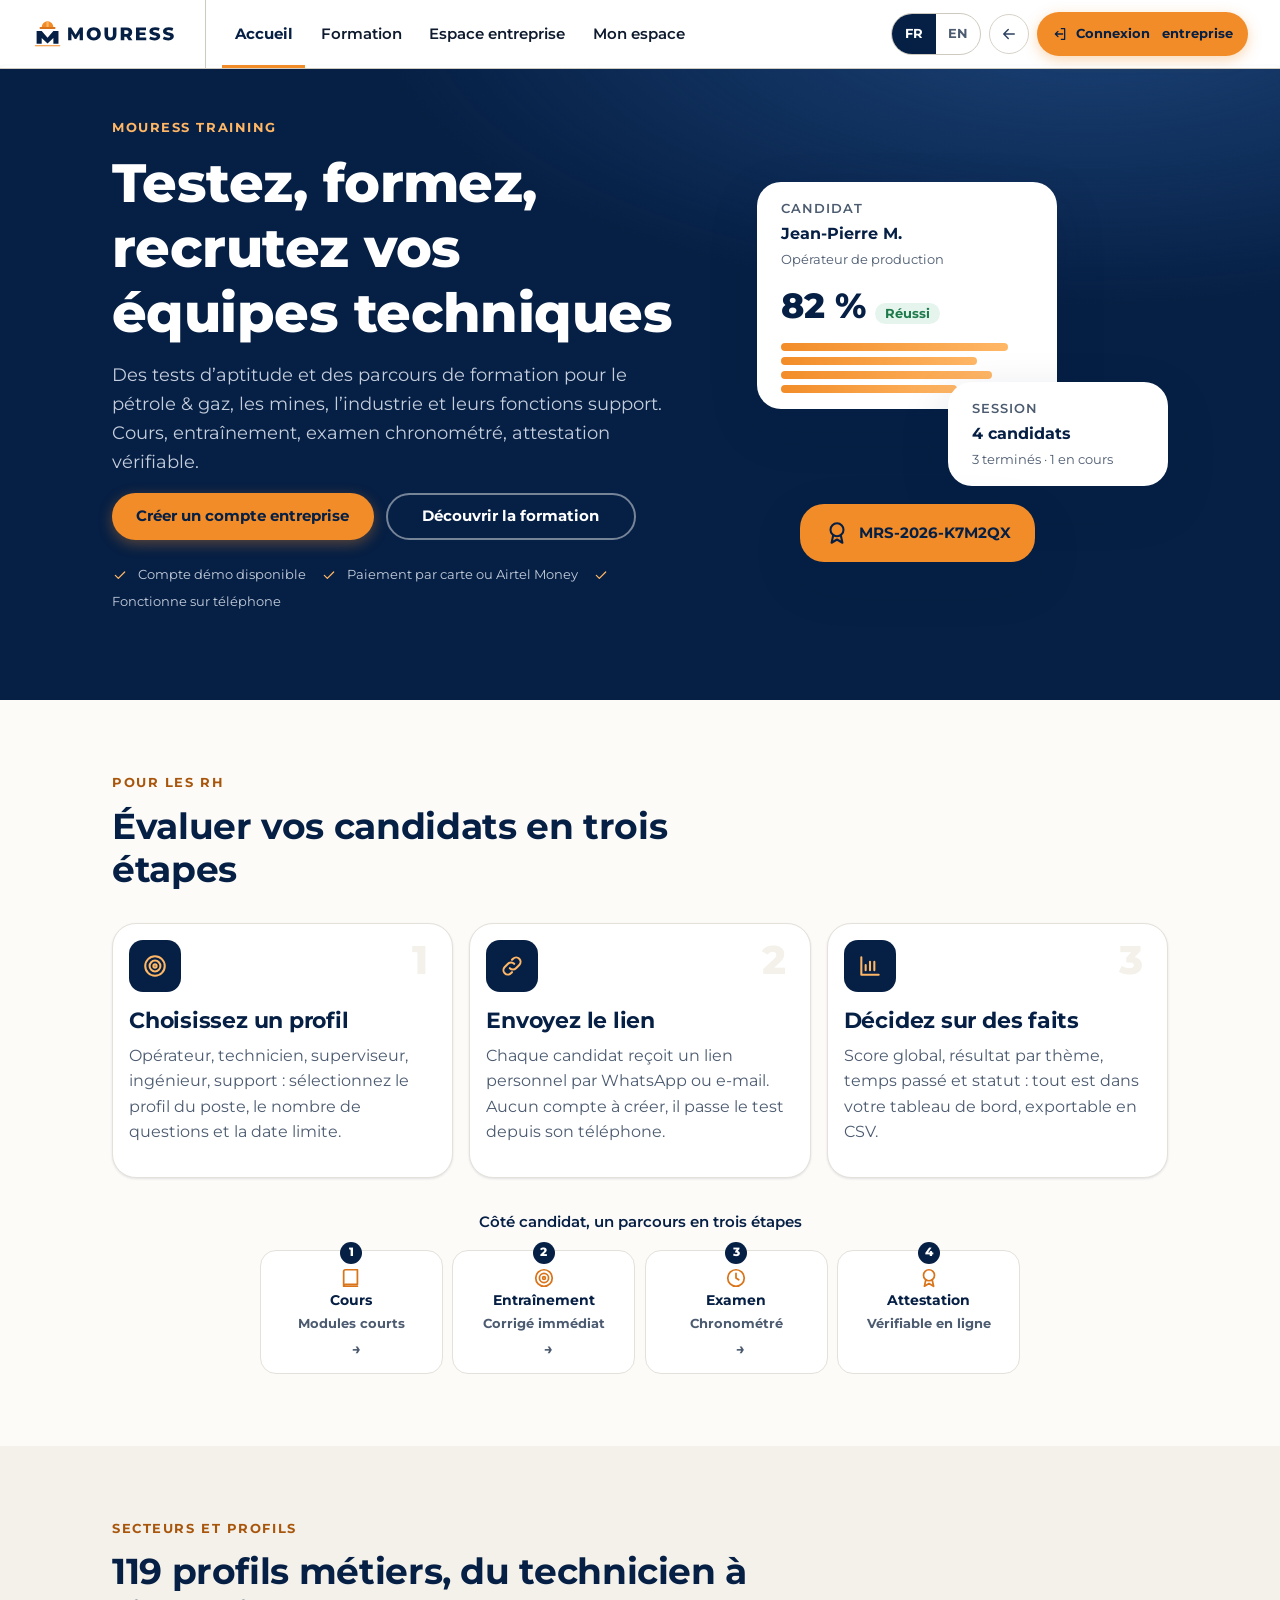
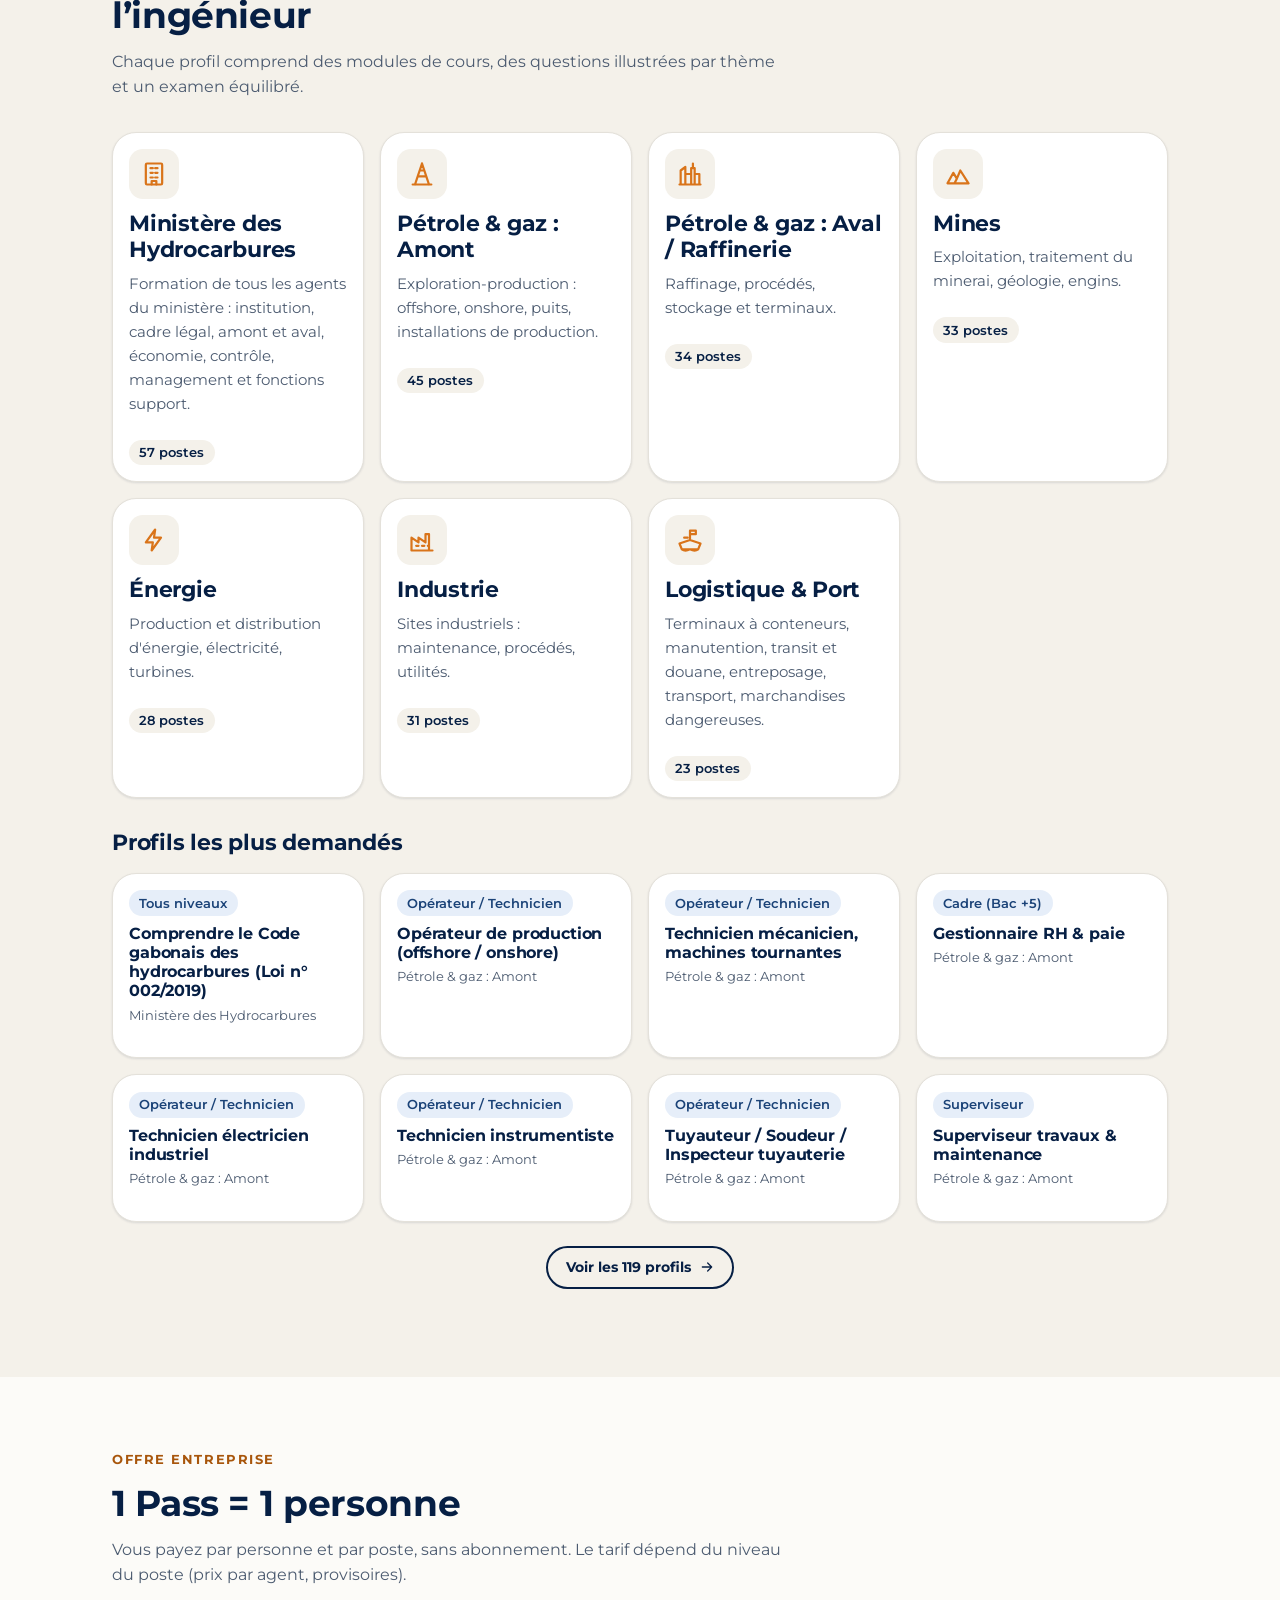
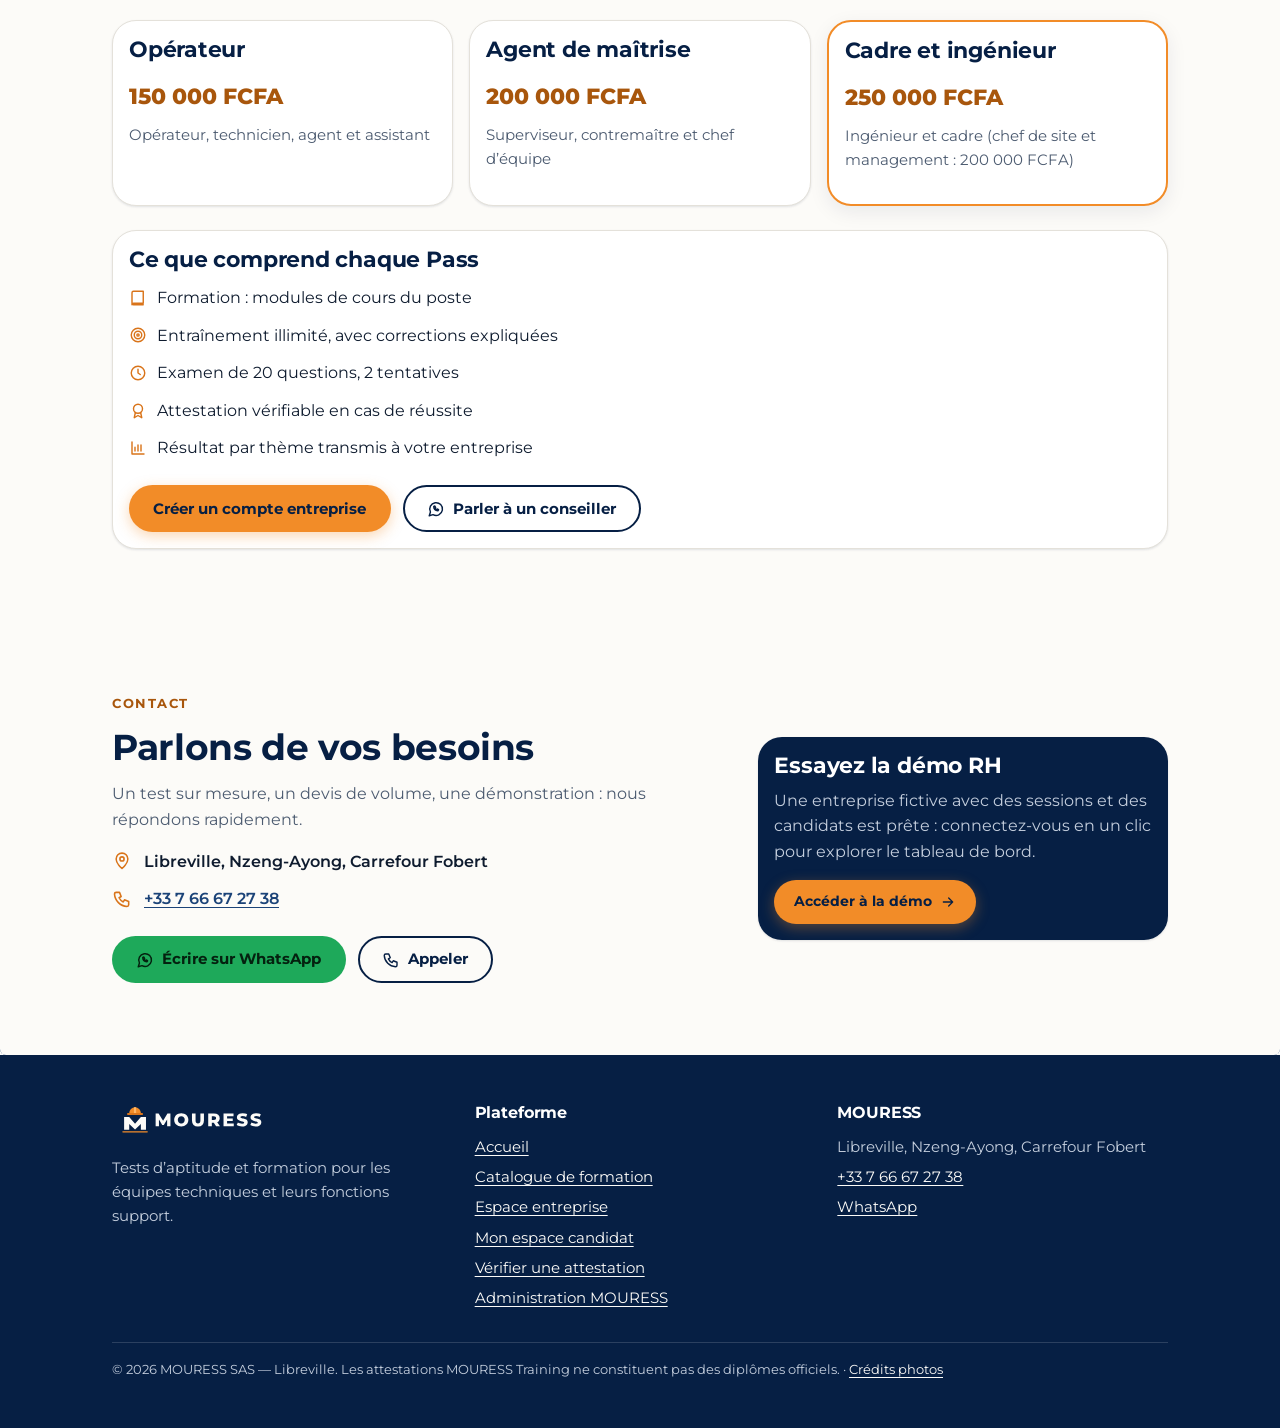
<file: index.html>
<!doctype html>
<html lang="fr">
<head>
  <meta charset="utf-8">
  <meta name="viewport" content="width=device-width, initial-scale=1, viewport-fit=cover">
  <title>MOURESS · Services industriels, placement de personnel et Training</title>
  <meta name="description" content="MOURESS, prestataire de services industriels à Libreville : placement de personnel, supervision de travaux, engineering, mise en service, maintenance. Pétrole et gaz, mines, énergie, infrastructures. MOURESS Training : tests d'aptitude et formation.">
  <meta name="theme-color" content="#061F44">
  <link rel="manifest" href="manifest.webmanifest">
  <link rel="icon" href="assets/logo/favicon.ico" sizes="any">
  <link rel="icon" type="image/png" sizes="32x32" href="assets/logo/favicon-32.png">
  <link rel="apple-touch-icon" href="assets/logo/apple-touch-icon-180.png">
  <link rel="preconnect" href="https://fonts.googleapis.com">
  <link rel="preconnect" href="https://fonts.gstatic.com" crossorigin>
  <link rel="stylesheet" href="https://fonts.googleapis.com/css2?family=Montserrat:wght@400;500;600;700;800&display=swap">
  <link rel="stylesheet" href="css/tokens.css">
  <link rel="stylesheet" href="css/base.css">
  <link rel="stylesheet" href="css/layout.css">
  <link rel="stylesheet" href="css/landing.css">
  <link rel="stylesheet" href="css/formation.css">
  <link rel="stylesheet" href="css/funnel.css">
  <link rel="stylesheet" href="css/team.css">
  <link rel="stylesheet" href="css/quiz.css">
  <link rel="stylesheet" href="css/rh.css">
  <link rel="stylesheet" href="css/certificate.css">
  <link rel="stylesheet" href="css/mobile.css">
  <link rel="stylesheet" href="css/corporate.css">
  <link rel="stylesheet" href="css/formations.css">
  <link rel="stylesheet" href="css/pilotage.css">
  <link rel="stylesheet" href="css/nav.css">
  <link rel="stylesheet" href="css/lang.css">
  <link rel="stylesheet" href="css/compact.css">
</head>
<body data-chrome="full">
  <a class="skip-link" href="#main">Aller au contenu</a>
  <header id="site-header" class="site-header"></header>
  <main id="main" tabindex="-1"></main>
  <footer id="site-footer" class="site-footer"></footer>
  <nav id="tabbar" class="tabbar" aria-label="Navigation principale mobile"></nav>
  <div id="toast" class="toast" role="status" aria-live="polite"></div>
  <dialog id="lightbox" class="lightbox" aria-label="Image agrandie">
    <button class="lightbox-close btn btn-light" type="button" data-lightbox-close aria-label="Fermer l'image">Fermer</button>
    <img alt="" id="lightbox-img">
  </dialog>
  <noscript><p style="padding:2rem">MOURESS Training nécessite JavaScript.</p></noscript>
  <script type="module" src="js/app.js"></script>
</body>
</html>
</file>
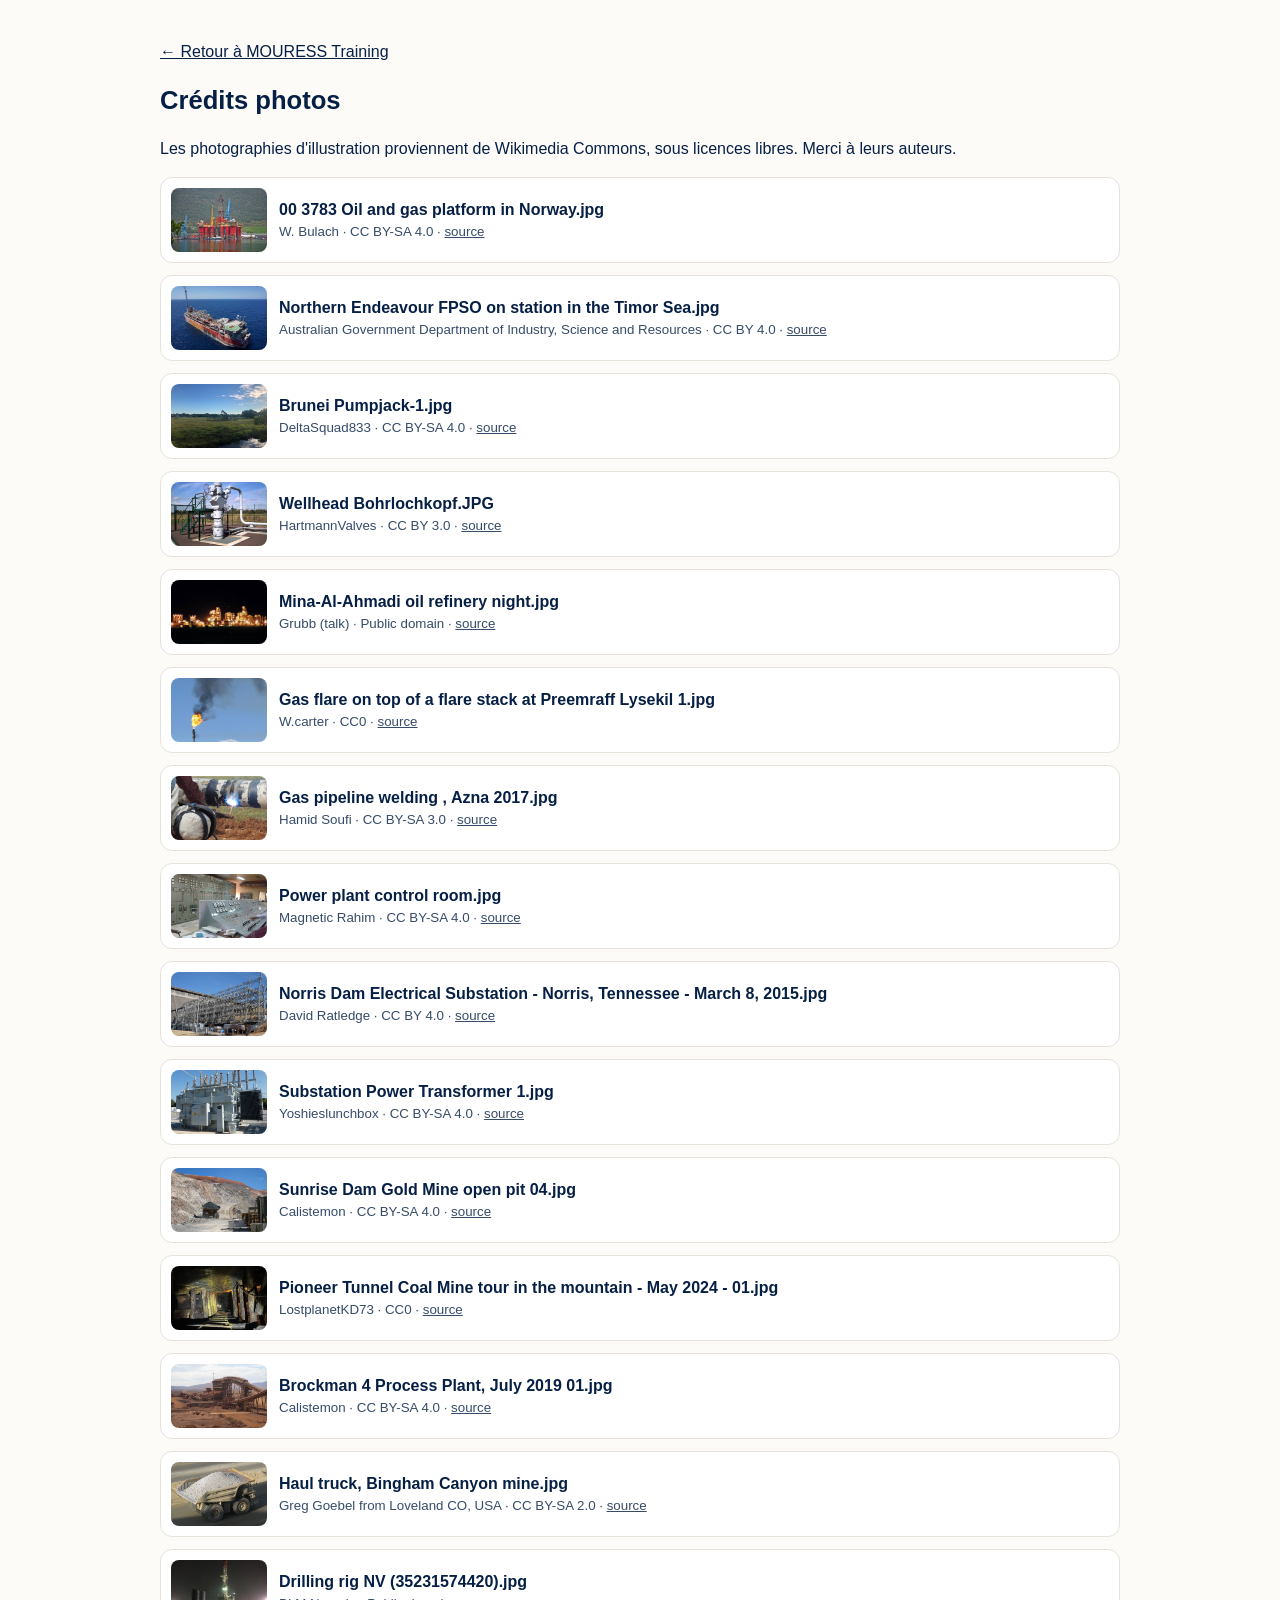
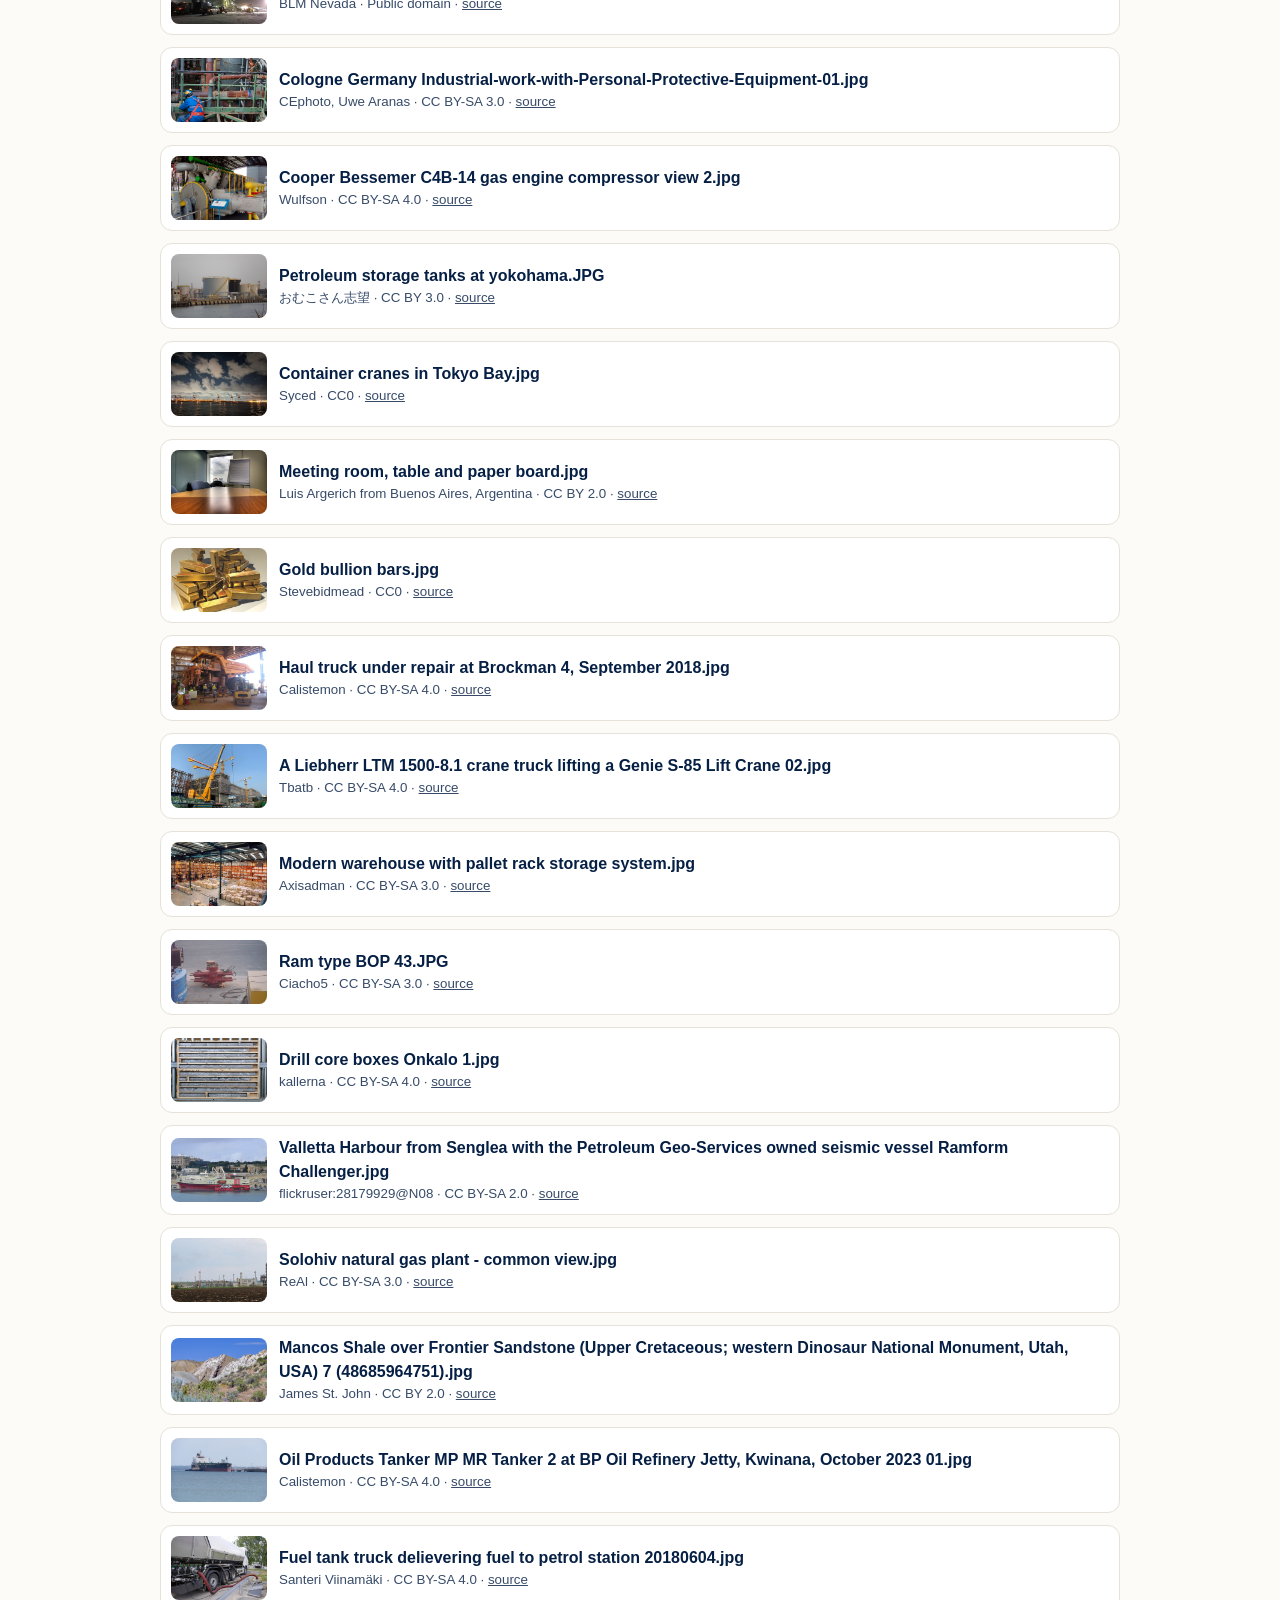
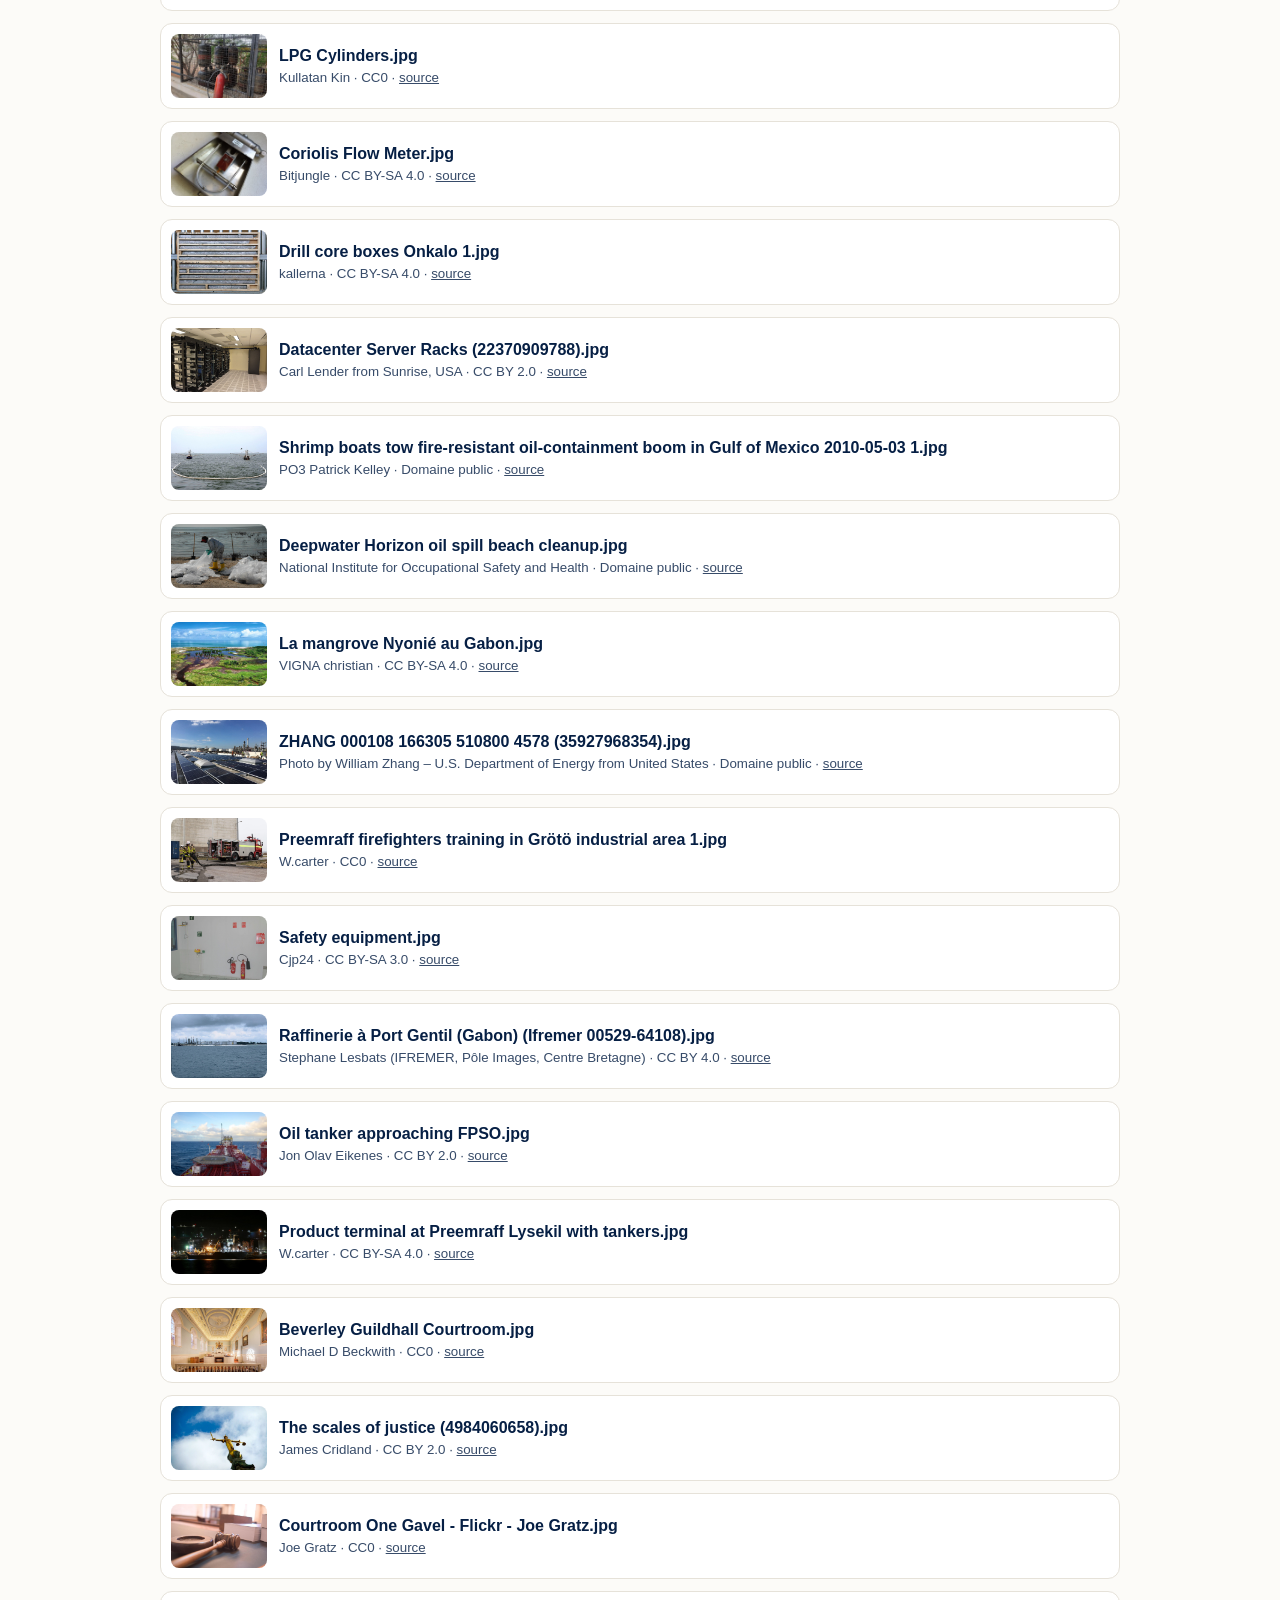
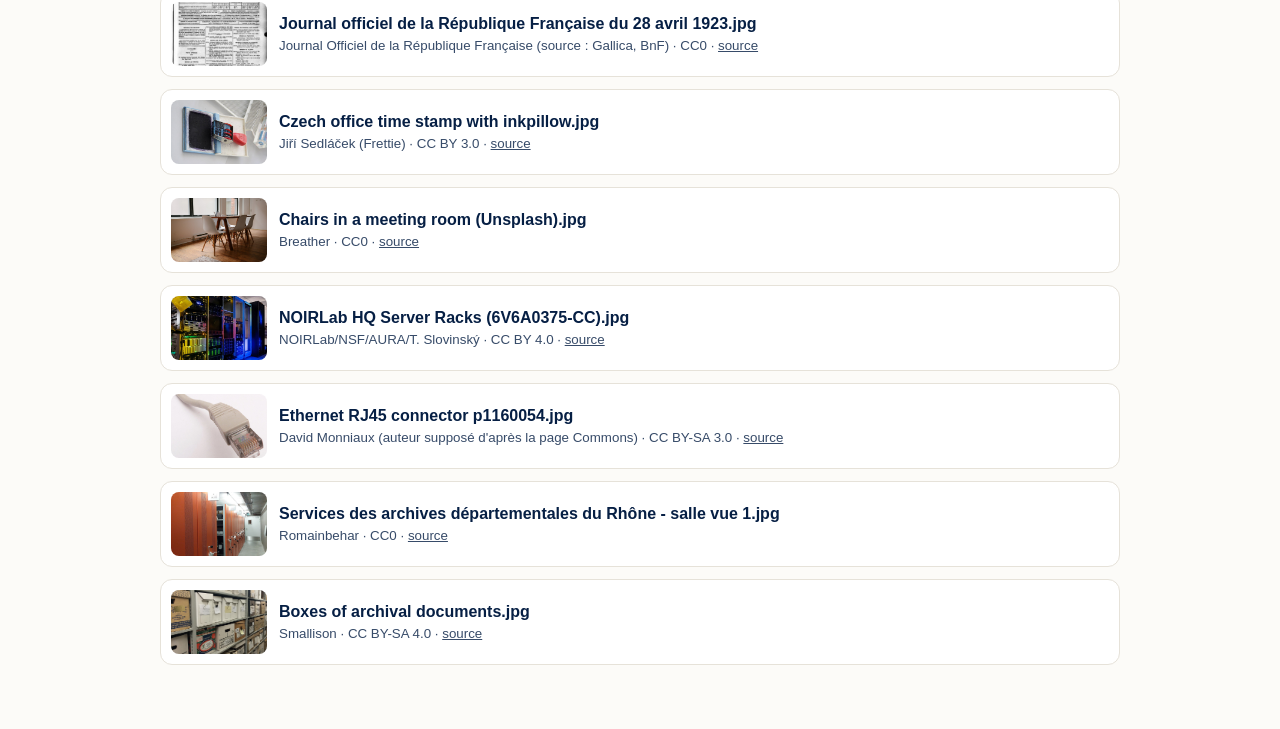
<file: credits.html>
<!doctype html>
<html lang="fr">
<head>
<meta charset="utf-8">
<meta name="viewport" content="width=device-width, initial-scale=1">
<title>Crédits photos — MOURESS Training</title>
<style>
  :root{--marine:#061F44;--orange:#F28C28;--bg:#FCFBF8}
  body{margin:0;background:var(--bg);color:var(--marine);font:16px/1.5 Montserrat,Arial,sans-serif}
  main{max-width:960px;margin:0 auto;padding:24px 16px 48px}
  a{color:var(--marine)} h1{font-size:1.6rem}
  ul{list-style:none;padding:0;display:grid;gap:12px}
  li{display:grid;grid-template-columns:96px 1fr;gap:12px;background:#fff;border:1px solid #e6e2d9;border-radius:12px;padding:10px;align-items:center}
  img{width:96px;height:64px;object-fit:cover;border-radius:8px}
  small{display:block;opacity:.8}
</style>
</head>
<body>
<main>
  <p><a href="./">← Retour à MOURESS Training</a></p>
  <h1>Crédits photos</h1>
  <p>Les photographies d'illustration proviennent de Wikimedia Commons, sous licences libres. Merci à leurs auteurs.</p>
  <ul id="list"><li>Chargement…</li></ul>
</main>
<script>
fetch('assets/img/photo/CREDITS.json').then(r=>r.json()).then(d=>{
  const esc=s=>String(s==null?'':s).replace(/[&<>"]/g,c=>({'&':'&amp;','<':'&lt;','>':'&gt;','"':'&quot;'}[c]));
  document.getElementById('list').innerHTML=Object.entries(d).map(([id,c])=>
    `<li><img src="assets/img/photo/${esc(c.file||id+'.jpg')}" alt="" loading="lazy"><div><strong>${esc(c.title)}</strong><small>${esc(c.author)} · ${esc(c.license)} · <a href="${esc(c.source)}" rel="noopener">source</a></small></div></li>`).join('');
}).catch(()=>{document.getElementById('list').innerHTML='<li>Crédits indisponibles.</li>'});
</script>
</body>
</html>
</file>
<file: css/tokens.css>
/* MOURESS Training — variables de design centralisées (charte SPEC §5).
   Tout réglage visuel global se fait ici. */
:root {
  /* Marque */
  --c-navy: #061F44;
  --c-navy-2: #0D2E5F;
  --c-navy-3: #1B4378;
  --c-orange: #F28C28;
  --c-orange-dark: #D9741A;
  --c-orange-light: #FFB766;
  --c-cream: #FCFBF8;
  --c-white: #FFFFFF;

  /* Texte et surfaces */
  --c-ink: #0E1B2E;
  --c-muted: #4C5B70;
  --c-line: #E4E1DA;
  --c-line-strong: #CFCABF;
  --c-surface: #FFFFFF;
  --c-surface-2: #F4F1EA;
  --c-accent-text: #A8560C;        /* orange lisible sur fond clair (AA) */
  --c-on-navy: #FCFBF8;
  --c-on-navy-muted: #C4CEDD;

  /* États */
  --c-ok: #1E7A4B;   --c-ok-bg: #E5F4EC;
  --c-ko: #B3261E;   --c-ko-bg: #FCE9E7;
  --c-warn: #7A4B00; --c-warn-bg: #FFF1D6;
  --c-info: #1B4378; --c-info-bg: #E6EEF9;

  /* Typographie */
  --font: 'Montserrat', system-ui, -apple-system, 'Segoe UI', Roboto, Arial, sans-serif;
  --fs-xs: 0.8125rem;
  --fs-sm: 0.9375rem;
  --fs-md: 1rem;
  --fs-lg: 1.125rem;
  --fs-xl: 1.375rem;
  --fs-2xl: clamp(1.6rem, 1.2rem + 1.6vw, 2.25rem);
  --fs-3xl: clamp(2rem, 1.3rem + 3vw, 3.4rem);
  --lh: 1.6;

  /* Espacement */
  --sp-1: 0.25rem; --sp-2: 0.5rem; --sp-3: 0.75rem; --sp-4: 1rem;
  --sp-5: 1.5rem; --sp-6: 2rem; --sp-7: 3rem; --sp-8: 4.5rem; --sp-9: 6rem;

  /* Formes */
  --r-sm: 10px; --r-md: 16px; --r-lg: 24px; --r-pill: 999px;
  --shadow-sm: 0 1px 2px rgba(6, 31, 68, .06), 0 1px 3px rgba(6, 31, 68, .06);
  --shadow-md: 0 6px 20px rgba(6, 31, 68, .08);
  --shadow-lg: 0 18px 50px rgba(6, 31, 68, .16);
  --focus: 0 0 0 3px var(--c-cream), 0 0 0 5px var(--c-navy-3);

  /* Mise en page */
  --container: 1120px;
  --gutter: clamp(1rem, 4vw, 2rem);
  --header-h: 68px;
  --tabbar-h: 64px;
  --tap: 48px;
}
</file>
<file: css/base.css>
*, *::before, *::after { box-sizing: border-box; }
html { -webkit-text-size-adjust: 100%; scroll-behavior: smooth; }
body {
  margin: 0; font-family: var(--font); font-size: var(--fs-md); line-height: var(--lh);
  color: var(--c-ink); background: var(--c-cream); min-height: 100vh;
  display: flex; flex-direction: column;
}
main { flex: 1; outline: none; }
img, svg { max-width: 100%; }
h1, h2, h3, h4 { line-height: 1.2; margin: 0 0 var(--sp-3); color: var(--c-navy); font-weight: 700; letter-spacing: -0.01em; }
h1 { font-size: var(--fs-3xl); font-weight: 800; }
h2 { font-size: var(--fs-2xl); }
h3 { font-size: var(--fs-xl); }
h4 { font-size: var(--fs-lg); }
p { margin: 0 0 var(--sp-4); }
a { color: var(--c-navy-3); text-underline-offset: 3px; }
a:hover { color: var(--c-navy); }
:focus-visible { outline: none; box-shadow: var(--focus); border-radius: 6px; }
.skip-link { position: absolute; left: -999px; top: 0; background: var(--c-navy); color: #fff; padding: .75rem 1rem; z-index: 200; }
.skip-link:focus { left: 0; }
.sr-only { position: absolute !important; width: 1px; height: 1px; overflow: hidden; clip: rect(0 0 0 0); white-space: nowrap; }
.muted { color: var(--c-muted); }
.small { font-size: var(--fs-sm); }
.xs { font-size: var(--fs-xs); }
.center { text-align: center; }
.nowrap { white-space: nowrap; }
hr { border: 0; border-top: 1px solid var(--c-line); margin: var(--sp-5) 0; }

/* Boutons */
.btn {
  display: inline-flex; align-items: center; justify-content: center; gap: .5rem;
  min-height: var(--tap); padding: .6rem 1.25rem; border-radius: var(--r-pill);
  border: 2px solid transparent; font: inherit; font-weight: 700; font-size: var(--fs-sm);
  text-decoration: none; cursor: pointer; transition: transform .12s, background .15s, box-shadow .15s;
  background: var(--c-surface-2); color: var(--c-navy);
}
.btn:hover { transform: translateY(-1px); color: var(--c-navy); }
.btn:active { transform: translateY(0); }
.btn[disabled], .btn[aria-disabled="true"] { opacity: .55; cursor: not-allowed; transform: none; }
.btn-primary { background: var(--c-orange); color: var(--c-navy); box-shadow: 0 4px 14px rgba(242, 140, 40, .35); }
.btn-primary:hover { background: var(--c-orange-light); }
.btn-navy { background: var(--c-navy); color: #fff; }
.btn-navy:hover { background: var(--c-navy-2); color: #fff; }
.btn-outline { background: transparent; border-color: var(--c-navy); color: var(--c-navy); }
.btn-outline:hover { background: var(--c-navy); color: #fff; }
.btn-light { background: #fff; color: var(--c-navy); border-color: var(--c-line); }
.btn-ghost { background: transparent; color: var(--c-navy-3); }
.btn-whatsapp { background: #1EA95A; color: #04210F; }
.btn-whatsapp:hover { background: #3BC373; color: #04210F; }
.btn-danger { background: var(--c-ko); color: #fff; }
.btn-sm { min-height: 38px; padding: .3rem .9rem; font-size: var(--fs-xs); }
.btn-lg { min-height: 56px; padding: .8rem 1.75rem; font-size: var(--fs-md); }
.btn-block { width: 100%; }
.btn-row { display: flex; flex-wrap: wrap; gap: var(--sp-3); align-items: center; }
.btn svg { flex: none; }

/* Cartes */
.card {
  background: var(--c-surface); border: 1px solid var(--c-line); border-radius: var(--r-lg);
  padding: var(--sp-5); box-shadow: var(--shadow-sm);
}
.card-link { display: block; text-decoration: none; color: inherit; transition: transform .15s, box-shadow .15s, border-color .15s; }
.card-link:hover { transform: translateY(-3px); box-shadow: var(--shadow-md); border-color: var(--c-orange); color: inherit; }
.card h3, .card h4 { margin-bottom: var(--sp-2); }

/* Badges */
.badge {
  display: inline-flex; align-items: center; gap: .35rem; padding: .15rem .65rem; border-radius: var(--r-pill);
  font-size: var(--fs-xs); font-weight: 600; background: var(--c-surface-2); color: var(--c-navy); white-space: nowrap;
}
.badge-ok { background: var(--c-ok-bg); color: var(--c-ok); }
.badge-ko { background: var(--c-ko-bg); color: var(--c-ko); }
.badge-warn { background: var(--c-warn-bg); color: var(--c-warn); }
.badge-info { background: var(--c-info-bg); color: var(--c-info); }
.badge-navy { background: var(--c-navy); color: #fff; }

/* Formulaires */
.field { display: grid; gap: .35rem; margin-bottom: var(--sp-4); }
.field label, .label { font-weight: 600; font-size: var(--fs-sm); color: var(--c-navy); }
.field .hint { font-size: var(--fs-xs); color: var(--c-muted); }
input[type="text"], input[type="email"], input[type="password"], input[type="number"], input[type="date"],
input[type="tel"], input[type="search"], select, textarea {
  width: 100%; min-height: var(--tap); padding: .65rem .9rem; font: inherit; color: var(--c-ink);
  background: #fff; border: 1.5px solid var(--c-line-strong); border-radius: var(--r-sm);
}
textarea { min-height: 120px; resize: vertical; }
input:focus-visible, select:focus-visible, textarea:focus-visible { box-shadow: var(--focus); border-color: var(--c-navy-3); }
.field-error { color: var(--c-ko); font-size: var(--fs-sm); font-weight: 600; }
.form-grid { display: grid; gap: 0 var(--sp-4); grid-template-columns: repeat(auto-fit, minmax(240px, 1fr)); }
.check { display: flex; gap: .6rem; align-items: center; min-height: var(--tap); font-weight: 500; cursor: pointer; }
.check input { width: 22px; height: 22px; accent-color: var(--c-navy); }

/* Alertes */
.alert { padding: var(--sp-3) var(--sp-4); border-radius: var(--r-md); font-size: var(--fs-sm); border: 1px solid transparent; margin-bottom: var(--sp-4); }
.alert-info { background: var(--c-info-bg); color: var(--c-info); border-color: #C9D9F0; }
.alert-warn { background: var(--c-warn-bg); color: var(--c-warn); border-color: #F2D9A6; }
.alert-ko { background: var(--c-ko-bg); color: var(--c-ko); border-color: #F0C2BE; }
.alert-ok { background: var(--c-ok-bg); color: var(--c-ok); border-color: #BFE0CE; }

/* Barres de progression */
.bar { height: 10px; background: var(--c-surface-2); border-radius: var(--r-pill); overflow: hidden; }
.bar > span { display: block; height: 100%; background: var(--c-orange); border-radius: var(--r-pill); transition: width .3s; }
.bar-ok > span { background: var(--c-ok); }
.bar-ko > span { background: var(--c-ko); }

/* Tableaux */
.table-wrap { overflow-x: auto; border: 1px solid var(--c-line); border-radius: var(--r-md); background: #fff; }
table.table { width: 100%; border-collapse: collapse; font-size: var(--fs-sm); min-width: 640px; }
.table th, .table td { text-align: left; padding: .75rem 1rem; border-bottom: 1px solid var(--c-line); vertical-align: top; }
.table th { background: var(--c-surface-2); font-size: var(--fs-xs); text-transform: uppercase; letter-spacing: .04em; color: var(--c-navy); }
.table tr:last-child td { border-bottom: 0; }

/* Toast et lightbox */
.toast {
  position: fixed; left: 50%; bottom: calc(var(--tabbar-h) + 1rem); transform: translate(-50%, 20px); opacity: 0;
  background: var(--c-navy); color: #fff; padding: .75rem 1.25rem; border-radius: var(--r-pill);
  font-size: var(--fs-sm); font-weight: 600; z-index: 150; pointer-events: none; transition: .25s; width: max-content; max-width: min(90vw, 480px); text-align: center;
}
.toast.show { opacity: 1; transform: translate(-50%, 0); }
.lightbox { border: 0; padding: 0; background: transparent; max-width: 96vw; max-height: 96vh; overflow: visible; }
.lightbox::backdrop { background: rgba(6, 31, 68, .85); }
.lightbox img { display: block; max-width: 96vw; max-height: 88vh; background: #FCFBF8; border-radius: var(--r-md); margin: 0 auto; }
.lightbox-close { position: absolute; top: -52px; right: 0; z-index: 2; }

@media (prefers-reduced-motion: reduce) {
  *, *::before, *::after { transition: none !important; animation: none !important; scroll-behavior: auto !important; }
}
</file>
<file: css/layout.css>
.container { width: 100%; max-width: var(--container); margin: 0 auto; padding-inline: var(--gutter); }
.container-narrow { max-width: 760px; margin: 0 auto; padding-inline: var(--gutter); }
.page { padding-block: var(--sp-6) var(--sp-8); }
.page-head { margin-bottom: var(--sp-5); }
.page-head p { color: var(--c-muted); max-width: 62ch; }
.crumbs { font-size: var(--fs-xs); color: var(--c-muted); margin-bottom: var(--sp-3); display: flex; gap: .4rem; flex-wrap: wrap; }
.crumbs a { color: var(--c-muted); }
.grid { display: grid; gap: var(--sp-4); }
.grid-2 { grid-template-columns: repeat(auto-fit, minmax(min(100%, 280px), 1fr)); }
.grid-3 { grid-template-columns: repeat(auto-fit, minmax(min(100%, 240px), 1fr)); }
.grid-4 { grid-template-columns: repeat(auto-fit, minmax(min(100%, 200px), 1fr)); }
.stack > * + * { margin-top: var(--sp-4); }
.split { display: flex; justify-content: space-between; align-items: center; gap: var(--sp-4); flex-wrap: wrap; }

/* En-tête */
.site-header {
  position: sticky; top: 0; z-index: 50; background: rgba(252, 251, 248, .94);
  backdrop-filter: blur(10px); border-bottom: 1px solid var(--c-line);
}
.site-header .bar-inner { display: flex; align-items: center; justify-content: space-between; gap: var(--sp-4); min-height: var(--header-h); }
.brand { display: flex; align-items: center; text-decoration: none; }
.brand img { height: 32px; width: auto; display: block; }
.brand-sub { font-size: .6875rem; font-weight: 700; color: var(--c-accent-text); letter-spacing: .08em; text-transform: uppercase; margin-left: .6rem; padding-left: .6rem; border-left: 2px solid var(--c-line-strong); line-height: 1.1; }
.nav-main { display: none; gap: .25rem; align-items: center; }
.nav-main a {
  padding: .5rem .9rem; border-radius: var(--r-pill); font-weight: 600; font-size: var(--fs-sm);
  color: var(--c-navy); text-decoration: none;
}
.nav-main a:hover { background: var(--c-surface-2); }
.nav-main a[aria-current="page"] { background: var(--c-navy); color: #fff; }
.header-actions { display: flex; align-items: center; gap: var(--sp-2); }
.user-chip { font-size: var(--fs-xs); font-weight: 600; color: var(--c-muted); display: none; }

/* Barre d'onglets mobile */
.tabbar {
  position: fixed; bottom: 0; left: 0; right: 0; z-index: 60; height: calc(var(--tabbar-h) + env(safe-area-inset-bottom));
  padding-bottom: env(safe-area-inset-bottom); background: #fff; border-top: 1px solid var(--c-line);
  display: grid; grid-template-columns: repeat(5, 1fr); box-shadow: 0 -4px 16px rgba(6, 31, 68, .06);
}
.tabbar a {
  display: flex; flex-direction: column; align-items: center; justify-content: center; gap: 2px;
  font-size: 0.6875rem; font-weight: 600; color: var(--c-muted); text-decoration: none; min-height: var(--tap);
}
.tabbar a svg { width: 24px; height: 24px; }
.tabbar a[aria-current="page"] { color: var(--c-navy); }
.tabbar a[aria-current="page"] svg { color: var(--c-orange-dark); }
main { padding-bottom: calc(var(--tabbar-h) + env(safe-area-inset-bottom)); }

/* Pied de page */
.site-footer { background: var(--c-navy); color: var(--c-on-navy-muted); padding: var(--sp-7) 0 calc(var(--sp-6) + var(--tabbar-h)); font-size: var(--fs-sm); }
.site-footer a { color: var(--c-on-navy); }
.site-footer h4 { color: #fff; font-size: var(--fs-md); }
.footer-grid { display: grid; gap: var(--sp-6); grid-template-columns: repeat(auto-fit, minmax(min(100%, 220px), 1fr)); }
.footer-grid img { height: 34px; margin-bottom: var(--sp-3); }
.footer-grid ul { list-style: none; padding: 0; margin: 0; display: grid; gap: .4rem; }
.footer-legal { border-top: 1px solid rgba(255, 255, 255, .15); margin-top: var(--sp-6); padding-top: var(--sp-4); font-size: var(--fs-xs); }

/* Mode concentré (examen) */
body[data-chrome="focus"] .tabbar,
body[data-chrome="focus"] .nav-main,
body[data-chrome="focus"] .header-actions,
body[data-chrome="focus"] .site-footer { display: none; }
body[data-chrome="focus"] main { padding-bottom: 0; }
body[data-chrome="bare"] .site-header, body[data-chrome="bare"] .tabbar, body[data-chrome="bare"] .site-footer { display: none; }
body[data-chrome="bare"] main { padding-bottom: 0; }

@media (min-width: 900px) {
  .tabbar { display: none; }
  main { padding-bottom: 0; }
  .nav-main { display: flex; }
  .user-chip { display: inline; }
  .site-footer { padding-bottom: var(--sp-6); }
  .toast { bottom: 2rem; }
}

body[data-chrome="focus"] .toast { top: calc(var(--header-h) + .75rem); bottom: auto; transform: translate(-50%, -20px); }
body[data-chrome="focus"] .toast.show { transform: translate(-50%, 0); }

@media (max-width: 520px) {
  .brand-sub { display: none; }
  .header-actions .btn { padding-inline: .8rem; }
  .stats { grid-template-columns: repeat(2, minmax(0, 1fr)); gap: var(--sp-3); }
  .stats .stat { padding: var(--sp-3) var(--sp-4); }
  .stat-n { font-size: 1.6rem; }
}
</file>
<file: css/landing.css>
/* Vitrine */
.eyebrow { text-transform: uppercase; letter-spacing: .12em; font-weight: 700; font-size: var(--fs-xs); color: var(--c-orange-light); margin-bottom: var(--sp-3); }
.eyebrow.dark { color: var(--c-accent-text); }
.hero { background: radial-gradient(1200px 500px at 85% -10%, var(--c-navy-3), transparent 60%), var(--c-navy); color: var(--c-on-navy); padding-block: var(--sp-7) var(--sp-8); overflow: hidden; }
.hero h1 { color: #fff; margin-bottom: var(--sp-4); }
.hero-inner { display: grid; gap: var(--sp-7); align-items: center; }
.hero-lead { font-size: var(--fs-lg); color: var(--c-on-navy-muted); max-width: 56ch; }
.hero-btn-2 { background: transparent; border-color: rgba(255, 255, 255, .45); color: #fff; }
.hero-btn-2:hover { background: rgba(255, 255, 255, .12); color: #fff; }
.hero-note { margin-top: var(--sp-5); color: var(--c-on-navy-muted); font-size: var(--fs-xs); display: flex; gap: .4rem .6rem; flex-wrap: wrap; align-items: center; }
.hero-note svg { color: var(--c-orange-light); }
.hero-visual { position: relative; min-height: 280px; }
.mock { position: absolute; background: #fff; color: var(--c-navy); border-radius: var(--r-lg); padding: var(--sp-4) var(--sp-5); box-shadow: var(--shadow-lg); display: grid; gap: 2px; }
.mock-label { font-size: var(--fs-xs); color: var(--c-muted); text-transform: uppercase; letter-spacing: .08em; font-weight: 600; }
.mock-sub { font-size: var(--fs-xs); color: var(--c-muted); }
.mock-a { left: 4%; top: 0; width: min(300px, 80%); }
.mock-score { display: flex; align-items: baseline; gap: .6rem; margin: .4rem 0; }
.mock-score span { font-size: 2.2rem; font-weight: 800; }
.mock-score em { font-style: normal; font-weight: 700; color: var(--c-ok); background: var(--c-ok-bg); border-radius: 99px; padding: 0 .6rem; font-size: var(--fs-xs); }
.mock-bars { display: grid; gap: 6px; }
.mock-bars i { display: block; height: 8px; border-radius: 99px; background: linear-gradient(90deg, var(--c-orange), var(--c-orange-light)); }
.mock-b { right: 0; top: 150px; width: min(220px, 60%); }
.mock-c { left: 14%; bottom: 0; flex-direction: row; display: flex; align-items: center; gap: .6rem; font-weight: 700; font-size: var(--fs-sm); background: var(--c-orange); }

.section { padding-block: var(--sp-8); }
.section-alt { background: var(--c-surface-2); }
.section-navy { background: var(--c-navy); color: var(--c-on-navy-muted); }
.section-navy h2, .section-navy h3 { color: #fff; }
.section-head { max-width: 62ch; margin-bottom: var(--sp-6); }
.lead-light { color: var(--c-on-navy-muted); font-size: var(--fs-lg); }
.sub-h { margin: var(--sp-6) 0 var(--sp-4); }
.step { position: relative; }
.step-n { position: absolute; top: var(--sp-4); right: var(--sp-5); font-size: 2.5rem; font-weight: 800; color: var(--c-surface-2); line-height: 1; }
.step-ico { width: 52px; height: 52px; border-radius: 14px; background: var(--c-navy); color: var(--c-orange-light); display: grid; place-items: center; margin-bottom: var(--sp-4); }
.step-ico.dark { background: rgba(255, 255, 255, .1); }
.path { margin-top: var(--sp-6); text-align: center; }
.path-list { list-style: none; padding: 0; margin: var(--sp-3) 0 0; display: flex; flex-wrap: wrap; justify-content: center; gap: var(--sp-3); counter-reset: p; }
.path-list li { display: inline-flex; align-items: center; gap: .5rem; padding: .6rem 1.1rem; border-radius: var(--r-pill); background: #fff; border: 1px solid var(--c-line); font-weight: 700; color: var(--c-navy); font-size: var(--fs-sm); }
.path-list li svg { color: var(--c-orange-dark); }
.path-list li:not(:last-child)::after { content: '→'; margin-left: .6rem; color: var(--c-muted); }
.sector-card .sector-ico { width: 50px; height: 50px; border-radius: 14px; background: var(--c-surface-2); color: var(--c-orange-dark); display: grid; place-items: center; margin-bottom: var(--sp-3); }
.sector-card .badge { margin-top: var(--sp-2); }
.profile-mini { padding: var(--sp-4); }
.profile-mini h4 { font-size: var(--fs-md); margin: var(--sp-2) 0 var(--sp-1); }
.pack { position: relative; display: flex; flex-direction: column; gap: var(--sp-2); }
.pack-featured { border: 2px solid var(--c-orange); box-shadow: var(--shadow-md); }
.pack-flag { position: absolute; top: -13px; left: var(--sp-5); background: var(--c-orange); color: var(--c-navy); font-size: var(--fs-xs); font-weight: 700; padding: .15rem .8rem; border-radius: 99px; }
.pack-credits { margin: 0; font-size: var(--fs-lg); } .pack-credits strong { font-size: 2.4rem; color: var(--c-navy); }
.pack-price { margin: 0; font-weight: 800; font-size: var(--fs-xl); color: var(--c-accent-text); }
.pack .btn { margin-top: auto; }
.offer { margin-top: var(--sp-5); display: flex; gap: var(--sp-5); align-items: center; justify-content: space-between; flex-wrap: wrap; background: var(--c-surface-2); }
.offer > div { flex: 1 1 360px; }
.card-dark { background: rgba(255, 255, 255, .06); border-color: rgba(255, 255, 255, .14); box-shadow: none; }
.card-dark p { color: var(--c-on-navy-muted); }
.sectors-line { margin-top: var(--sp-6); color: #fff; }
.contact { display: grid; gap: var(--sp-6); align-items: center; }
.contact-list { list-style: none; padding: 0; margin: var(--sp-4) 0 var(--sp-5); display: grid; gap: var(--sp-3); }
.contact-list li { display: flex; gap: .75rem; align-items: center; font-weight: 600; }
.contact-list svg { color: var(--c-orange-dark); flex: none; }
.contact-card { background: var(--c-navy); border: 0; color: var(--c-on-navy-muted); }
.contact-card h3 { color: #fff; } .contact-card .muted { color: var(--c-on-navy-muted); }

@media (min-width: 900px) {
  .hero-inner { grid-template-columns: 1.15fr .85fr; }
  .contact { grid-template-columns: 1.2fr .8fr; }
  .hero-visual { min-height: 380px; }
  .mock-b { top: 200px; }
}

@media (max-width: 899px) { .hero-visual { display: none; } .hero { padding-block: var(--sp-6) var(--sp-7); } }
</file>
<file: css/formation.css>
/* Catalogue, fiche profil, cours */
.h1-md { font-size: var(--fs-2xl); }
.filters { display: grid; gap: var(--sp-2); margin-bottom: var(--sp-4); }
.filters .field { margin-bottom: var(--sp-2); }
.filter-group { display: grid; gap: .4rem; margin-bottom: var(--sp-2); }
.chips { display: flex; flex-wrap: wrap; gap: .5rem; }
.chip { font: inherit; font-size: var(--fs-sm); font-weight: 600; min-height: 40px; padding: .3rem 1rem; border-radius: var(--r-pill); border: 1.5px solid var(--c-line-strong); background: #fff; color: var(--c-navy); cursor: pointer; }
.chip:hover { border-color: var(--c-navy); }
.chip[aria-pressed="true"] { background: var(--c-navy); color: #fff; border-color: var(--c-navy); }
.pcard { display: flex; flex-direction: column; gap: var(--sp-2); height: 100%; }
.pcard h3 { font-size: var(--fs-lg); margin: 0; }
.pcard p { margin: 0; flex: 1; }
.pcard-top { display: flex; justify-content: space-between; align-items: center; margin-bottom: var(--sp-1); }
.pcard-foot { display: flex; justify-content: space-between; gap: .5rem; align-items: center; flex-wrap: wrap; margin-top: var(--sp-2); }
.pcard-ico { width: 42px; height: 42px; border-radius: 12px; background: var(--c-surface-2); color: var(--c-orange-dark); display: grid; place-items: center; flex: none; }
.pcard-ico.big { width: 64px; height: 64px; border-radius: 18px; background: var(--c-navy); color: var(--c-orange-light); }

.profile-head { display: flex; gap: var(--sp-4); align-items: flex-start; margin-bottom: var(--sp-5); }
.profile-head h1 { margin-top: var(--sp-2); }
.stats { margin-bottom: var(--sp-6); }
.stat { display: grid; gap: .2rem; padding: var(--sp-4) var(--sp-5); }
.stat-n { font-size: 2rem; font-weight: 800; color: var(--c-navy); line-height: 1.1; }
.block { margin-top: var(--sp-7); }
.mod-list { list-style: none; margin: var(--sp-4) 0 0; padding: 0; display: grid; gap: var(--sp-3); }
.mod { display: flex; align-items: center; gap: var(--sp-4); padding: var(--sp-3) var(--sp-4); border-radius: var(--r-md); }
.mod-n { width: 40px; height: 40px; border-radius: 50%; background: var(--c-surface-2); color: var(--c-navy); display: grid; place-items: center; font-weight: 800; flex: none; }
.mod-n.done { background: var(--c-ok); color: #fff; }
.mod-t { display: grid; flex: 1; }
.theme { display: grid; gap: .4rem; }
.theme h4 { margin: 0; }
.exam-card { display: flex; gap: var(--sp-5); align-items: center; justify-content: space-between; flex-wrap: wrap; background: var(--c-surface-2); }
.exam-card > div { flex: 1 1 380px; } .exam-card p { margin: 0; }
.coming-soon { text-align: center; padding: var(--sp-7) var(--sp-5); }
.coming-soon .btn-row { justify-content: center; }
.coming-ico { width: 64px; height: 64px; border-radius: 50%; background: var(--c-warn-bg); color: var(--c-warn); display: grid; place-items: center; margin: 0 auto var(--sp-3); }

/* Lecteur de cours */
.lesson-wrap { max-width: 820px; }
.lesson-progress { margin-bottom: var(--sp-4); }
.lesson { padding: clamp(1.25rem, 4vw, 2.5rem); }
.prose { font-size: var(--fs-lg); line-height: 1.75; }
.prose p { margin-bottom: 1.1em; }
.prose ul { padding-left: 1.3rem; margin: 0 0 1.1em; display: grid; gap: .35rem; }
.prose strong { color: var(--c-navy); }
.keypoints { margin-top: var(--sp-6); padding: var(--sp-5); background: var(--c-warn-bg); border-radius: var(--r-md); border-left: 6px solid var(--c-orange); }
.kp-title { display: flex; gap: .5rem; align-items: center; font-size: var(--fs-lg); margin-bottom: var(--sp-3); color: var(--c-navy); }
.keypoints ul { margin: 0; padding-left: 1.2rem; display: grid; gap: .4rem; }
.lesson-nav { display: flex; justify-content: space-between; align-items: center; gap: var(--sp-3); margin-top: var(--sp-5); flex-wrap: wrap; }

/* Figures (cours, questions) */
.qfig { margin: 0 0 var(--sp-4); }
.qfig.missing { display: none; }
.qfig-btn { position: relative; display: block; width: 100%; padding: 0; border: 1px solid var(--c-line); border-radius: var(--r-md); background: #FCFBF8; cursor: zoom-in; overflow: hidden; }
.qfig-btn img { display: block; width: 100%; height: auto; max-height: 360px; object-fit: contain; }
.qfig-zoom { position: absolute; right: .6rem; bottom: .6rem; display: inline-flex; align-items: center; gap: .3rem; background: rgba(6, 31, 68, .88); color: #fff; font-size: var(--fs-xs); font-weight: 600; padding: .25rem .7rem; border-radius: 99px; }
</file>
<file: css/funnel.css>
/* Entonnoir de formation, Pass, en-têtes de page homogènes */
.page-head2 { margin-bottom: var(--sp-5); display: grid; gap: var(--sp-2); }
.page-head2 .crumbs { margin: 0; }
.page-title { font-size: var(--fs-2xl); line-height: 1.2; margin: 0; overflow-wrap: anywhere; }
.page-sub { color: var(--c-muted); margin: 0; max-width: 62ch; }
.back-link { display: inline-flex; align-items: center; gap: .4rem; min-height: 44px; font-weight: 700; font-size: var(--fs-sm); text-decoration: none; color: var(--c-navy-3); width: fit-content; }
.back-link:hover { color: var(--c-navy); text-decoration: underline; }
.ico.flip { transform: scaleX(-1); }
.crumbs { align-items: center; row-gap: .1rem; }
.crumbs [aria-current="page"] { color: var(--c-navy); font-weight: 600; }

.search-card { margin-bottom: var(--sp-5); }
.search-card .field { margin: 0; }
.funnel-grid { gap: var(--sp-4); }
.funnel-card { display: grid; grid-template-columns: auto 1fr auto; gap: var(--sp-4); align-items: center; padding: var(--sp-4) var(--sp-5); min-height: 96px; }
.funnel-ico { width: 56px; height: 56px; border-radius: 16px; background: var(--c-navy); color: var(--c-orange-light); display: grid; place-items: center; flex: none; }
.funnel-body { display: grid; gap: .25rem; min-width: 0; }
.funnel-title { font-size: var(--fs-lg); color: var(--c-navy); line-height: 1.25; }
.funnel-meta { display: flex; gap: .4rem; flex-wrap: wrap; margin-top: .2rem; }
.funnel-go { color: var(--c-orange-dark); display: grid; place-items: center; }
.funnel-go.sm { justify-self: end; }
.card-link:hover .funnel-go { transform: translateX(3px); }

/* Pass : accueil du candidat */
.pass-steps { list-style: none; margin: 0; padding: 0; display: grid; gap: var(--sp-4); }
.pass-step { display: grid; grid-template-columns: auto 1fr; gap: var(--sp-4); align-items: start; }
.pass-step > div { display: grid; gap: var(--sp-3); min-width: 0; }
.pass-step h2, .pass-step p { margin: 0; }
.step-n2 { width: 40px; height: 40px; border-radius: 50%; background: var(--c-navy); color: #fff; display: grid; place-items: center; font-weight: 800; }
.pass-exam { border: 2px solid var(--c-orange); }
.chip-link { text-decoration: none; display: inline-flex; align-items: center; }
.chip-link:hover { background: var(--c-navy); color: #fff; }
.plain { list-style: none; padding: 0; margin: 0; display: grid; gap: var(--sp-2); font-size: var(--fs-sm); }

/* Achat de Pass */
.poste-list { display: grid; gap: var(--sp-2); max-height: 380px; overflow-y: auto; padding: 2px; }
.poste-opt { display: grid; grid-template-columns: auto 1fr auto; gap: var(--sp-3); align-items: center; padding: var(--sp-3) var(--sp-4); border: 2px solid var(--c-line-strong); border-radius: var(--r-md); background: #fff; cursor: pointer; min-height: var(--tap); }
.poste-opt:has(input:checked) { border-color: var(--c-navy); background: var(--c-info-bg); }
.poste-opt input { width: 20px; height: 20px; accent-color: var(--c-navy); }
.poste-body { display: grid; gap: .1rem; min-width: 0; }
.poste-price { font-weight: 800; color: var(--c-accent-text); font-size: var(--fs-sm); white-space: nowrap; }
.summary .sum-row { display: flex; justify-content: space-between; gap: var(--sp-3); margin: 0 0 var(--sp-2); align-items: flex-start; }
.sum-total { border-top: 2px solid var(--c-line-strong); padding-top: var(--sp-3); font-size: var(--fs-lg); }
.link-row { display: grid; gap: var(--sp-2); padding: var(--sp-3) 0; border-top: 1px solid var(--c-line); }
.incl-list { list-style: none; padding: 0; margin: var(--sp-3) 0 var(--sp-5); display: grid; gap: var(--sp-3); }
.incl-list li { display: flex; gap: .6rem; align-items: center; }
.incl-list svg { color: var(--c-orange-dark); flex: none; }
.included { margin-top: var(--sp-5); }
.receipt { display: grid; gap: var(--sp-4); }
.right { text-align: right; }

@media (max-width: 520px) {
  .funnel-card { padding: var(--sp-4); gap: var(--sp-3); }
  .funnel-ico { width: 48px; height: 48px; border-radius: 14px; }
  .poste-opt { grid-template-columns: auto 1fr; }
  .poste-price { grid-column: 2; }
}
@media print { .receipt { box-shadow: none; border: 0; } }

/* Ministère : cartes plus compactes */
.min-compact { gap: var(--sp-3); }
.min-compact .funnel-card { padding: var(--sp-3) var(--sp-4); gap: var(--sp-3); min-height: 0; }
.min-compact .funnel-ico { width: 40px; height: 40px; border-radius: 12px; }
.min-compact .funnel-ico svg { width: 22px; height: 22px; }
.min-compact .funnel-title { font-size: 1rem; }
.min-compact .funnel-body .muted { font-size: .85rem; }
.min-compact .pcard { padding: var(--sp-3); gap: var(--sp-1); }
.min-compact .pcard h3 { font-size: 1rem; }
.min-compact .pcard p { font-size: .85rem; }
.min-compact .pcard-foot { margin-top: var(--sp-1); }
@media (max-width: 640px) {
  .min-compact.grid-2, .min-compact.grid-3 { grid-template-columns: 1fr; gap: .5rem; }
  .min-compact .funnel-card { padding: .6rem .75rem; gap: .6rem; }
  .min-compact .funnel-ico { width: 34px; height: 34px; border-radius: 10px; }
  .min-compact .funnel-ico svg { width: 18px; height: 18px; }
  .min-compact .funnel-body .muted { display: -webkit-box; -webkit-line-clamp: 2; -webkit-box-orient: vertical; overflow: hidden; }
  .min-compact .pcard p { display: -webkit-box; -webkit-line-clamp: 2; -webkit-box-orient: vertical; overflow: hidden; }
}
</file>
<file: css/team.css>
/* Recrutements, Mes équipes, fiche collaborateur */
.seg { display: grid; grid-template-columns: 1fr 1fr; gap: var(--sp-2); padding: 6px; background: var(--c-surface-2); border-radius: var(--r-lg); margin-bottom: var(--sp-5); position: sticky; top: var(--header-h); z-index: 20; }
.seg-tab { display: flex; align-items: center; justify-content: center; gap: .6rem; min-height: 56px; padding: .5rem .75rem; border-radius: calc(var(--r-lg) - 4px); text-decoration: none; color: var(--c-muted); text-align: left; }
.seg-tab > span { display: grid; line-height: 1.25; }
.seg-tab strong { color: inherit; font-size: var(--fs-sm); }
.seg-tab svg { flex: none; }
.seg-tab[aria-selected="true"] { background: var(--c-navy); color: #fff; box-shadow: var(--shadow-sm); }
.seg-tab[aria-selected="true"] svg { color: var(--c-orange-light); }
.seg-tab:not([aria-selected="true"]):hover { background: #fff; color: var(--c-navy); }

/* Recrutement : cartes candidats */
.recruit-status { margin-bottom: var(--sp-4); }
.toolbar { display: flex; flex-wrap: wrap; gap: var(--sp-3); align-items: flex-end; justify-content: space-between; margin-bottom: var(--sp-2); }
.toolbar .field { margin: 0; min-width: 200px; }
.cand { display: grid; gap: var(--sp-3); padding: var(--sp-4); }
.cand-hired { border-left: 6px solid var(--c-ok); }
.cand-rejected { border-left: 6px solid var(--c-ko); opacity: .9; }
.cand-top { display: grid; grid-template-columns: auto auto 1fr auto; gap: var(--sp-3); align-items: center; }
.cmp-check { min-height: 44px; min-width: 32px; margin: 0; }
.cand-rank { font-weight: 800; color: var(--c-orange-dark); min-width: 2rem; }
.cand-id { display: grid; min-width: 0; overflow-wrap: anywhere; }
.cand-score { display: grid; text-align: right; }
.cand-score strong { font-size: 1.5rem; color: var(--c-navy); line-height: 1.1; }
.cand-meta { display: flex; flex-wrap: wrap; gap: .4rem .6rem; align-items: center; }
.cand-actions { gap: var(--sp-2); }
.link-d summary { list-style: none; cursor: pointer; }
.link-d summary::-webkit-details-marker { display: none; }
.link-d[open] { flex-basis: 100%; }
.compare { margin-bottom: var(--sp-4); }
.cmp-table th, .cmp-table td { min-width: 110px; }
.cmp-table th:first-child { position: sticky; left: 0; background: var(--c-surface-2); }
.cmp-best { font-weight: 800; color: var(--c-ok); }

/* Mes équipes */
.emp-card { display: flex; align-items: center; justify-content: space-between; gap: var(--sp-3); padding: var(--sp-3) var(--sp-4); min-height: 76px; }
.emp-main { display: grid; min-width: 0; overflow-wrap: anywhere; }
.emp-side { display: flex; align-items: center; gap: var(--sp-3); flex: none; }
.filters-card { margin-bottom: var(--sp-3); }
.filters-card .field { margin-bottom: var(--sp-2); }
.emp-head-row { align-items: center; margin-top: var(--sp-2); }
.inline-details > summary { list-style: none; cursor: pointer; display: inline-flex; }
.inline-details > summary::-webkit-details-marker { display: none; }
.hab-expired td:first-child { box-shadow: inset 4px 0 0 var(--c-ko); }
.hab-soon td:first-child { box-shadow: inset 4px 0 0 var(--c-orange); }
.hab-valid td:first-child { box-shadow: inset 4px 0 0 var(--c-ok); }
.histo { margin-bottom: var(--sp-4); }
.histo h3 { margin-bottom: var(--sp-3); }
code { background: var(--c-surface-2); padding: .05rem .35rem; border-radius: 6px; font-size: .85em; }

@media (max-width: 599px) {
  .seg { top: 0; }
  .seg-tab { flex-direction: column; gap: .15rem; text-align: center; min-height: 64px; }
  .seg-tab > span { justify-items: center; }
  .cand-top { grid-template-columns: auto 1fr auto; }
  .cand-rank { display: none; }
  .cand-actions .btn { flex: 1 1 auto; }
  .toolbar .btn-row { width: 100%; }
  .toolbar .btn-row .btn { flex: 1 1 auto; }
}

/* Avatars collaborateurs */
.avatar { display: inline-block; flex: none; border-radius: 50%; overflow: hidden; background: var(--c-surface-2); box-shadow: 0 0 0 2px #fff, 0 0 0 3px var(--c-border, #d6dde8); }
.avatar svg, .avatar img { display: block; width: 100%; height: 100%; object-fit: cover; }
.emp-card { align-items: center; }
.emp-card .avatar { margin-right: var(--sp-3); }
.emp-card .emp-main { flex: 1; min-width: 0; }
.emp-id { display: flex; align-items: center; gap: var(--sp-4); margin-bottom: var(--sp-3); }
.emp-id .avatar { box-shadow: 0 0 0 3px #fff, 0 0 0 4px var(--c-border, #d6dde8); }
.photo-field { display: flex; align-items: center; gap: var(--sp-3); flex-wrap: wrap; grid-column: 1 / -1; }
</file>
<file: css/quiz.css>
/* Entraînement, examen, résultat */
.quiz { display: grid; gap: var(--sp-3); align-content: start; }
.quiz-top { display: flex; justify-content: space-between; align-items: center; gap: var(--sp-3); }
.q-card { padding: clamp(1.1rem, 3vw, 2rem); }
.q-text { font-size: var(--fs-xl); line-height: 1.4; margin-bottom: var(--sp-5); }
.q-fig .qfig-btn img { max-height: 320px; }
.choices { display: grid; gap: var(--sp-3); }
.choice {
  position: relative; display: flex; align-items: center; gap: var(--sp-3); width: 100%; min-height: 56px; text-align: left;
  padding: .75rem 1rem; font: inherit; font-size: var(--fs-md); color: var(--c-ink); background: #fff;
  border: 2px solid var(--c-line-strong); border-radius: var(--r-md); cursor: pointer; transition: border-color .12s, background .12s;
}
.choice:hover:not([disabled]) { border-color: var(--c-navy-3); background: var(--c-info-bg); }
.choice[disabled] { cursor: default; }
.choice-key { flex: none; width: 34px; height: 34px; border-radius: 50%; background: var(--c-surface-2); color: var(--c-navy); display: grid; place-items: center; font-weight: 800; font-size: var(--fs-sm); }
.choice-text { flex: 1; }
.choice.selected { border-color: var(--c-navy); background: var(--c-info-bg); box-shadow: inset 0 0 0 1px var(--c-navy); }
.choice.selected .choice-key { background: var(--c-navy); color: #fff; }
.choice.correct { border-color: var(--c-ok); background: var(--c-ok-bg); }
.choice.correct .choice-key { background: var(--c-ok); color: #fff; }
.choice.wrong { border-color: var(--c-ko); background: var(--c-ko-bg); }
.choice.wrong .choice-key { background: var(--c-ko); color: #fff; }
.choice-mark { font-weight: 800; font-size: var(--fs-lg); }
.choice.correct .choice-mark { color: var(--c-ok); } .choice.wrong .choice-mark { color: var(--c-ko); }
.feedback { margin-top: var(--sp-4); padding: var(--sp-4); border-radius: var(--r-md); border-left: 6px solid; }
.feedback.ok { background: var(--c-ok-bg); border-color: var(--c-ok); }
.feedback.ko { background: var(--c-ko-bg); border-color: var(--c-ko); }
.feedback p { margin: .4rem 0 var(--sp-3); }
.quiz-actions { justify-content: flex-end; }
.exam-frame .quiz-actions .btn { width: 100%; }

.timer { display: flex; align-items: center; gap: var(--sp-3); }
.timer-bar { flex: 1; height: 14px; background: var(--c-surface-2); border-radius: 99px; overflow: hidden; }
.timer-bar span { display: block; height: 100%; width: 100%; background: var(--c-navy-3); border-radius: 99px; }
.timer-bar.low span { background: var(--c-ko); }
.timer-sec { font-weight: 800; font-variant-numeric: tabular-nums; min-width: 3.5rem; text-align: right; color: var(--c-navy); }
.transition { padding: var(--sp-7) var(--sp-5); }

.intro .rules { list-style: none; padding: 0; margin: var(--sp-5) 0; display: grid; gap: var(--sp-4); }
.intro .rules li { display: flex; gap: var(--sp-3); align-items: flex-start; }
.intro .rules svg { color: var(--c-orange-dark); flex: none; margin-top: 2px; }

.big-score { font-size: 2.6rem; font-weight: 800; color: var(--c-navy); margin: 0 0 var(--sp-2); }
.theme-rows, .result .card > .theme-row:first-child { text-align: left; }
.theme-row { display: grid; grid-template-columns: 1fr auto; gap: .3rem var(--sp-3); margin-bottom: var(--sp-4); align-items: center; }
.theme-row .bar { grid-column: 1 / -1; }
.result-head { display: flex; gap: var(--sp-5); align-items: center; flex-wrap: wrap; border-width: 2px; }
.result-head.is-pass { border-color: var(--c-ok); } .result-head.is-fail { border-color: var(--c-ko); }
.ring { position: relative; width: 140px; height: 140px; flex: none; }
.ring-val { position: absolute; inset: 0; display: grid; place-items: center; font-size: 1.9rem; color: var(--c-navy); }
.cert-cta { display: flex; gap: var(--sp-4); align-items: center; justify-content: space-between; flex-wrap: wrap; margin-top: var(--sp-4); background: var(--c-warn-bg); border-color: var(--c-orange-light); }
.cert-cta h3 { margin: 0 0 .2rem; } .cert-cta p { margin: 0; }
.corr { padding: var(--sp-4); border-left: 6px solid var(--c-line-strong); }
.corr-ok { border-left-color: var(--c-ok); } .corr-ko { border-left-color: var(--c-ko); }
.corr-head { display: flex; gap: var(--sp-3); align-items: center; margin-bottom: var(--sp-3); }
.corr .q-text { font-size: var(--fs-lg); margin-bottom: var(--sp-3); }
.result .block { margin-top: var(--sp-6); }
.update-bar { position: fixed; left: 50%; transform: translateX(-50%); bottom: calc(var(--tabbar-h) + 4.2rem); z-index: 160; background: var(--c-navy); color: #fff; padding: .6rem 1rem; border-radius: var(--r-pill); display: flex; gap: .75rem; align-items: center; font-size: var(--fs-sm); box-shadow: var(--shadow-lg); }
@media (min-width: 900px) { .update-bar { bottom: 1.5rem; } }
@media (max-width: 480px) { .q-text { font-size: var(--fs-lg); } .ring { width: 110px; height: 110px; } .ring svg { width: 110px; height: 110px; } }

/* Questions longues (mises en situation) : énoncé défilable, chrono et bouton toujours visibles */
.q-statement { margin-bottom: var(--sp-4); }
.q-statement .q-text { margin-bottom: 0; }
.quiz .q-long { max-height: 32vh; overflow-y: auto; padding: var(--sp-3) var(--sp-4); border: 1px solid var(--c-line); border-radius: var(--r-md); background: linear-gradient(#fff 30%, rgba(255,255,255,0)), linear-gradient(rgba(255,255,255,0), #fff 70%) 0 100%, linear-gradient(rgba(6,31,68,.12), rgba(6,31,68,0)), linear-gradient(rgba(6,31,68,0), rgba(6,31,68,.12)) 0 100%; background-repeat: no-repeat; background-size: 100% 36px, 100% 36px, 100% 10px, 100% 10px; background-attachment: local, local, scroll, scroll; }
.quiz .q-long .q-text { font-size: var(--fs-md); line-height: 1.55; font-weight: 600; }
.exam-frame .timer { position: sticky; top: var(--header-h); z-index: 20; background: var(--c-cream); padding: .5rem 0; }
.exam-frame .quiz-actions { position: sticky; bottom: 0; z-index: 20; background: linear-gradient(rgba(252,251,248,0), var(--c-cream) 30%); padding: var(--sp-3) 0 calc(var(--sp-3) + env(safe-area-inset-bottom)); }
@media (min-width: 900px) { .quiz .q-long { max-height: 50vh; } .quiz .q-long .q-text { font-size: var(--fs-lg); } }
</file>
<file: css/rh.css>
/* Espace RH, authentification, paiement, mon espace */
.h3-sm { font-size: var(--fs-lg); }
.auth-wrap { display: grid; gap: var(--sp-5); max-width: 980px; align-items: start; }
.auth-card { max-width: 480px; width: 100%; }
.demo-box { background: var(--c-warn-bg); border-color: #F2D9A6; }
.demo-box code { background: #fff; border: 1px solid var(--c-line); border-radius: 6px; padding: .1rem .5rem; font-size: var(--fs-sm); word-break: break-all; }
@media (min-width: 900px) { .auth-wrap { grid-template-columns: 1fr 1fr; } }
.demo-banner { background: var(--c-warn-bg); border: 2px dashed var(--c-orange); color: var(--c-warn); border-radius: var(--r-md); padding: .75rem 1rem; margin-bottom: var(--sp-4); font-size: var(--fs-sm); }

.sess { display: grid; gap: .4rem; }
.sess h3 { margin: 0; }
.sess-nums { display: flex; flex-wrap: wrap; gap: .3rem 1rem; font-size: var(--fs-sm); color: var(--c-muted); margin: var(--sp-2) 0; }
.sess-nums strong { color: var(--c-navy); }
.due-list { list-style: none; margin: 0; padding: 0; display: grid; gap: var(--sp-3); }
.due-list li { display: grid; grid-template-columns: auto 1fr auto; gap: var(--sp-3); align-items: center; font-size: var(--fs-sm); }
@media (max-width: 560px) { .due-list li { grid-template-columns: 1fr auto; } .due-list li > :first-child { grid-column: 1 / -1; } }

.type-pick { display: grid; gap: var(--sp-3); }
.type-pick legend { padding: 0 .4rem; }
.type-opt, .pack-opt { display: flex; gap: var(--sp-3); align-items: flex-start; padding: var(--sp-3) var(--sp-4); border: 2px solid var(--c-line-strong); border-radius: var(--r-md); cursor: pointer; background: #fff; }
.type-opt:has(input:checked), .pack-opt:has(input:checked) { border-color: var(--c-navy); background: var(--c-info-bg); }
.type-opt input, .pack-opt input { margin-top: .3rem; width: 20px; height: 20px; accent-color: var(--c-navy); flex: none; }
.type-opt span, .pack-opt span { display: grid; }
.pack-pick, .method-pick { display: grid; gap: var(--sp-3); grid-template-columns: repeat(auto-fit, minmax(min(100%, 200px), 1fr)); }
fieldset { border: 0; padding: var(--sp-5); margin: 0; min-width: 0; }
.cost { display: flex; justify-content: space-between; align-items: center; gap: var(--sp-3); flex-wrap: wrap; background: var(--c-surface-2); }
.add-box summary { cursor: pointer; list-style: none; display: inline-flex; }
.add-box summary::-webkit-details-marker { display: none; }
.mini summary { cursor: pointer; color: var(--c-navy-3); margin-top: .3rem; }
.mini { min-width: 220px; }
.share .btn { white-space: nowrap; }

/* Montée en compétences */
.tabs { display: flex; gap: .4rem; overflow-x: auto; border-bottom: 2px solid var(--c-line); margin-bottom: var(--sp-5); }
.tab { padding: .7rem 1.1rem; font-weight: 700; font-size: var(--fs-sm); text-decoration: none; color: var(--c-muted); border-bottom: 3px solid transparent; margin-bottom: -2px; white-space: nowrap; }
.tab[aria-selected="true"] { color: var(--c-navy); border-color: var(--c-orange); }
.matrix th, .matrix td { text-align: center; vertical-align: middle; }
.matrix th:first-child, .matrix td:first-child { text-align: left; position: sticky; left: 0; background: #fff; z-index: 1; min-width: 150px; }
.matrix thead th:first-child, .matrix tfoot th:first-child { background: var(--c-surface-2); }
.matrix th { min-width: 96px; text-transform: none; letter-spacing: 0; font-size: var(--fs-xs); }
.matrix tfoot th, .matrix tfoot td { border-top: 2px solid var(--c-line-strong); }
.mx { font-variant-numeric: tabular-nums; }
.mx-ko { background: var(--c-ko-bg); color: var(--c-ko); }
.mx-mid { background: #FFE9C7; color: #7A4B00; }
.mx-ok { background: var(--c-ok-bg); color: var(--c-ok); }
.mx-none { color: var(--c-muted); }
.mx-d { display: block; font-size: .75rem; font-weight: 700; }
.mx-d.up, .trend.up { color: var(--c-ok); } .mx-d.down, .trend.down { color: var(--c-ko); }
.trend { font-weight: 700; font-size: var(--fs-xs); white-space: nowrap; }
.legend { display: flex; flex-wrap: wrap; gap: .3rem .8rem; align-items: center; color: var(--c-muted); margin-bottom: var(--sp-3); }
.lg { display: inline-block; width: 14px; height: 14px; border-radius: 4px; border: 1px solid rgba(0,0,0,.15); }
.lg-ko { background: var(--c-ko-bg); border-color: var(--c-ko); } .lg-mid { background: #FFE9C7; border-color: var(--c-orange-dark); } .lg-ok { background: var(--c-ok-bg); border-color: var(--c-ok); }
.gap-card { margin-bottom: var(--sp-4); }
.gap-card h3 { margin: 0; }
.rec-list { list-style: none; margin: var(--sp-3) 0 0; padding: 0; display: grid; gap: var(--sp-4); }
.rec { padding-top: var(--sp-3); border-top: 1px solid var(--c-line); }
.rec-items { list-style: none; margin: var(--sp-2) 0 0; padding: 0; display: grid; gap: var(--sp-2); }
.rec-items li { display: flex; justify-content: space-between; gap: var(--sp-3); align-items: center; flex-wrap: wrap; font-size: var(--fs-sm); }
.due-pick { display: flex; gap: var(--sp-3); align-items: center; flex-wrap: wrap; margin-top: var(--sp-4); }
.due-pick input { width: auto; }
.ba { margin-bottom: var(--sp-4); }
.ba-row { display: grid; grid-template-columns: 4.5rem 1fr auto; gap: var(--sp-3); align-items: center; margin-top: .3rem; }
.parcours { margin-bottom: var(--sp-4); }
.me-form { margin-bottom: var(--sp-5); }

/* Suivi des candidats : frise d'avancement, filtres, relance, modification */
.stepper { list-style: none; margin: var(--sp-3) 0 0; padding: 0; display: grid; grid-template-columns: repeat(5, 1fr); gap: 2px; }
.stepper li { display: grid; justify-items: center; gap: .25rem; position: relative; font-size: var(--fs-xs); color: var(--c-muted); text-align: center; }
.stepper li i { width: 14px; height: 14px; border-radius: 50%; background: var(--c-line-strong); border: 2px solid #fff; box-shadow: 0 0 0 1px var(--c-line-strong); z-index: 1; }
.stepper li::before { content: ""; position: absolute; top: 6px; left: -50%; width: 100%; height: 2px; background: var(--c-line-strong); }
.stepper li:first-child::before { display: none; }
.stepper li.done i { background: var(--c-ok); box-shadow: 0 0 0 1px var(--c-ok); }
.stepper li.done::before { background: var(--c-ok); }
.stepper li.done { color: var(--c-navy); font-weight: 700; }
.stepper li.now i { background: #fff; box-shadow: 0 0 0 2px var(--c-orange); }
.stepper li.now { color: var(--c-orange-dark); font-weight: 700; }
.filter-chips { margin-top: var(--sp-3); }
.chip-btn { cursor: pointer; font: inherit; border: 1px solid var(--c-line-strong); background: #fff; color: var(--c-navy); border-radius: 99px; padding: .3rem .8rem; font-size: var(--fs-sm); font-weight: 600; min-height: 36px; }
.chip-btn[aria-pressed="true"] { background: var(--c-navy); color: #fff; border-color: var(--c-navy); }
.chip-n { display: inline-block; min-width: 1.4em; margin-left: .2rem; padding: 0 .35em; border-radius: 99px; background: var(--c-surface-2); color: var(--c-navy); font-size: var(--fs-xs); text-align: center; }
.chip-btn[aria-pressed="true"] .chip-n { background: rgba(255,255,255,.2); color: #fff; }
.toolbar .grow { flex: 1 1 220px; }
.remind-bar { display: flex; justify-content: space-between; align-items: center; gap: var(--sp-3); flex-wrap: wrap; margin-top: var(--sp-4); }
.btn-danger-outline { background: #fff; color: var(--c-ko); border: 1px solid var(--c-ko); }
.btn-danger-outline:hover { background: var(--c-ko-bg); }
.cand-more summary { cursor: pointer; color: var(--c-navy-3); margin-top: .5rem; }
.cand-edit { display: grid; gap: var(--sp-2); margin-top: var(--sp-2); padding-top: var(--sp-3); border-top: 1px dashed var(--c-line); }
.cand-edit .field label { display: grid; gap: .25rem; font-size: var(--fs-sm); font-weight: 600; }

/* Espace candidat : bandeau d'avancement et prochaine étape */
.pass-hero { display: grid; gap: var(--sp-3); margin-bottom: var(--sp-4); }
.pass-hero .split { align-items: center; gap: var(--sp-3); flex-wrap: wrap; }
.pass-next { background: var(--c-info-bg); border: 1px solid var(--c-navy); }
.pass-next h2 { margin: 0 0 .25rem; font-size: var(--fs-lg); }
.pass-step.is-current { border: 2px solid var(--c-orange); box-shadow: var(--shadow-md); }
.pass-step.is-done { background: var(--c-ok-bg); border-color: var(--c-ok); }
.pass-step.is-done .step-n2 { background: var(--c-ok); color: #fff; }
.countdown { font-weight: 700; }
.countdown.warn { color: var(--c-orange-dark); } .countdown.ko { color: var(--c-ko); }
.me-stats { margin-bottom: var(--sp-5); }
.me-next { display: flex; justify-content: space-between; align-items: center; gap: var(--sp-3); flex-wrap: wrap; margin-bottom: var(--sp-5); background: var(--c-info-bg); border: 1px solid var(--c-navy); }
.me-next h2 { margin: 0; font-size: var(--fs-lg); }
.me-form summary { cursor: pointer; font-weight: 700; color: var(--c-navy); }
</file>
<file: css/certificate.css>
/* Attestation : gabarit A4 paysage (297 x 210 mm). Les tailles utilisent cqw : le gabarit s'adapte à l'écran et à l'impression. */
.cert-actions { display: flex; justify-content: space-between; align-items: flex-end; gap: var(--sp-4); flex-wrap: wrap; margin-bottom: var(--sp-3); }
.cert-stage { container-type: inline-size; width: 100%; max-width: 1060px; margin: var(--sp-5) auto 0; }
.certificate { width: 100%; aspect-ratio: 297 / 210; background: #FFFEFB; color: var(--c-navy); box-shadow: var(--shadow-lg); position: relative; padding: 2.6cqw; font-family: var(--font); }
.cert-frame { position: relative; height: 100%; border: .45cqw solid var(--c-navy); outline: .15cqw solid var(--c-orange); outline-offset: -1.1cqw; display: flex; flex-direction: column; align-items: center; padding: 2.2cqw 4cqw 2cqw; text-align: center; overflow: hidden; }
.cert-corner { position: absolute; width: 14cqw; height: 14cqw; background: var(--c-navy); opacity: .06; }
.cert-corner-tl { top: 0; left: 0; clip-path: polygon(0 0, 100% 0, 0 100%); }
.cert-corner-br { bottom: 0; right: 0; clip-path: polygon(100% 0, 100% 100%, 0 100%); }
.cert-head { display: flex; align-items: center; gap: 1.2cqw; }
.cert-logo { height: 5.2cqw; width: auto; }
.cert-academy { font-weight: 700; letter-spacing: .3em; text-transform: uppercase; font-size: 1.15cqw; color: var(--c-accent-text); border-left: .2cqw solid var(--c-orange); padding-left: 1.2cqw; }
.cert-kicker { margin: 2cqw 0 0; font-size: 3.4cqw; font-weight: 800; letter-spacing: .12em; text-transform: uppercase; color: var(--c-navy); }
.cert-intro { margin: 1.2cqw 0 0; font-size: 1.5cqw; color: var(--c-muted); }
.cert-name { margin: .6cqw 0 .4cqw; font-size: 4.6cqw; line-height: 1.1; font-weight: 800; color: var(--c-navy); border-bottom: .25cqw solid var(--c-orange); padding: 0 3cqw .6cqw; max-width: 100%; overflow-wrap: anywhere; }
.cert-text { margin: .8cqw 0 0; font-size: 1.5cqw; color: var(--c-muted); }
.cert-profile { margin: .5cqw 0 0; font-size: 2.5cqw; font-weight: 700; line-height: 1.2; max-width: 80%; }
.cert-sector { margin: .3cqw 0 0; font-size: 1.3cqw; color: var(--c-muted); }
.cert-meta { display: grid; grid-template-columns: repeat(3, 1fr); gap: 2cqw; margin-top: auto; width: 100%; padding-top: 1.6cqw; }
.cert-meta div { display: grid; gap: .2cqw; }
.cert-meta span { font-size: 1.05cqw; text-transform: uppercase; letter-spacing: .12em; color: var(--c-muted); font-weight: 600; }
.cert-meta strong { font-size: 2.2cqw; line-height: 1.15; }
.cert-meta small { font-size: 1cqw; color: var(--c-muted); }
.cert-code { font-family: ui-monospace, 'SFMono-Regular', Consolas, monospace; letter-spacing: .06em; font-size: 2cqw !important; }
.cert-foot { display: flex; align-items: center; gap: 2cqw; width: 100%; margin-top: 1.6cqw; padding-top: 1.2cqw; border-top: .12cqw solid var(--c-line-strong); text-align: left; }
.cert-qr { width: 8.5cqw; height: 8.5cqw; flex: none; background: #fff; padding: .4cqw; border: .12cqw solid var(--c-line-strong); }
.cert-qr svg { display: block; width: 100%; height: 100%; }
.cert-mention { margin: 0; flex: 1; font-size: 1.05cqw; line-height: 1.5; color: var(--c-muted); }
.cert-url { word-break: break-all; font-size: .9cqw; }
.cert-seal { display: flex; align-items: center; gap: .8cqw; color: var(--c-orange-dark); font-weight: 800; font-size: 1.05cqw; line-height: 1.15; text-transform: uppercase; letter-spacing: .08em; }
.cert-seal svg { width: 4cqw; height: 4cqw; }
.dl { display: grid; gap: .6rem; margin: var(--sp-4) 0; }
.dl div { display: grid; grid-template-columns: 9rem 1fr; gap: .5rem; }
.dl dt { color: var(--c-muted); font-weight: 600; font-size: var(--fs-sm); } .dl dd { margin: 0; font-weight: 600; }
.verified { border-color: var(--c-ok); }

@media (max-width: 640px) {
  /* sur téléphone : le gabarit paysage reste lisible grâce à un défilement horizontal doux, sinon trop petit */
  .cert-stage { overflow-x: auto; }
  .certificate { min-width: 640px; }
}

@page { size: A4 landscape; margin: 0; }
@media print {
  html, body { background: #fff !important; }
  body > *:not(main), .no-print, .tabbar, .site-header, .site-footer, .toast, .update-bar { display: none !important; }
  main { padding: 0 !important; }
  .cert-page { padding: 0 !important; max-width: none; }
  .cert-stage { max-width: none; width: 297mm; margin: 0; overflow: visible; }
  .certificate { width: 297mm; height: 210mm; min-width: 0; aspect-ratio: auto; box-shadow: none; page-break-after: avoid; break-inside: avoid; -webkit-print-color-adjust: exact; print-color-adjust: exact; }
}

/* Aperçu d'exemple */
.cert-sample > summary { list-style: none; cursor: pointer; display: inline-flex; }
.cert-sample > summary::-webkit-details-marker { display: none; }
.cert-sample .cert-stage { margin-top: var(--sp-3); }
.cert-sample .certificate { box-shadow: var(--shadow-md); }
.cert-sample .certificate::after { content: 'EXEMPLE'; position: absolute; inset: 0; display: grid; place-items: center; font-size: 11cqw; font-weight: 800; letter-spacing: .08em; color: rgba(6, 31, 68, .07); transform: rotate(-16deg); pointer-events: none; }
@media print { .cert-sample { display: none; } }

.cert-company { margin: .3cqw 0 0; font-size: 1.5cqw; color: var(--c-navy); }
.cert-company strong { font-weight: 800; }
</file>
<file: css/mobile.css>
/* Harmonisation transversale (chargé en dernier) : mêmes cartes, mêmes boutons, mêmes en-têtes sur tous les écrans,
   et en-tête d'examen / entraînement (progression + chrono) collé en haut. Les valeurs viennent de tokens.css. */
html, body { max-width: 100%; overflow-x: clip; }
body[data-chrome="focus"] { --sticky-top: 0px; }
body[data-chrome="focus"] .site-header { position: static; }
.site-header .bar-inner { min-height: 60px; }
.brand img { height: 28px; }

/* En-tête de quiz : question n/N, barre de progression, chrono — toujours visibles */
.quiz-head { position: sticky; top: var(--sticky-top, var(--header-h)); z-index: 30; display: grid; gap: .5rem;
  background: var(--c-cream); padding: .6rem var(--gutter) .7rem; margin-inline: calc(var(--gutter) * -1); border-bottom: 1px solid var(--c-line); }
.quiz-head .timer { margin: 0; }
.exam-frame .timer, .quiz .timer { position: static; background: none; padding: 0; }
.quiz { gap: var(--sp-4); }
.q-fig .qfig-btn img, .lesson-fig .qfig-btn img { aspect-ratio: 8 / 5; max-height: none; object-fit: contain; width: 100%; background: #FCFBF8; }
.q-fig { max-width: 560px; margin-inline: auto; }
.quiz-actions .btn { min-height: 52px; }

.btn { min-height: var(--tap); }
.btn-sm { min-height: 44px; }
.tabbar a { justify-content: flex-start; padding-top: 8px; text-align: center; line-height: 1.1; }
.pcard-top { flex-wrap: wrap; gap: .4rem; }
.pcard-top .badge { white-space: normal; }
.profile-head h1 { margin-top: var(--sp-2); }

@media (max-width: 599px) {
  :root { --r-lg: 16px; --r-md: 14px; --card-pad: 1rem; --fs-lg: 1.0625rem; --fs-xl: 1.25rem; }
  .page { padding-block: var(--sp-4) var(--sp-7); }
  .card { padding: var(--card-pad); border-radius: var(--r-lg); box-shadow: var(--shadow-sm); }
  .page-title, .h1-md { font-size: 1.5rem; }
  h2 { font-size: 1.25rem; }
  h3, .h3-sm { font-size: 1.0625rem; }
  .page-head2 { gap: var(--sp-1); margin-bottom: var(--sp-4); }
  .crumbs { font-size: .75rem; }
  .block { margin-top: var(--sp-6); }
  /* boutons : principal orange / secondaire contour, pleine largeur dans les zones d'action */
  .btn-row > .btn:not(.btn-sm):not(.btn-ghost), .exam-card > .btn, .cert-cta > .btn, .offer > .btn { flex: 1 1 100%; width: 100%; }
  .btn-lg { min-height: 52px; }
  .btn-row { gap: var(--sp-2); }
  .profile-head { flex-direction: column; gap: var(--sp-3); margin-bottom: var(--sp-4); }
  .pcard-ico.big { width: 48px; height: 48px; border-radius: 14px; }
  .stat { padding: .75rem 1rem; }
  /* cours */
  .lesson { padding: var(--card-pad); }
  .prose { font-size: 1.0625rem; line-height: 1.7; }
  .keypoints { padding: var(--card-pad); }
  .lesson-nav .btn { flex: 1 1 100%; }
  /* quiz */
  .q-card { padding: var(--card-pad); }
  .q-text { font-size: 1.125rem; margin-bottom: var(--sp-4); }
  .choice { min-height: 56px; padding: .7rem .85rem; gap: .7rem; }
  .intro .rules { gap: var(--sp-3); }
  .result-head { padding: var(--card-pad); gap: var(--sp-4); }
  .feedback { padding: var(--sp-3); }
  .exam-frame .quiz-actions { position: sticky; bottom: 0; margin-inline: calc(var(--gutter) * -1); padding: .75rem var(--gutter) calc(.75rem + env(safe-area-inset-bottom));
    background: linear-gradient(rgba(252, 251, 248, 0), var(--c-cream) 28%); }
  .kbd-hint { display: none; }
  .tabbar a { font-size: .6875rem; }
  .table-wrap { margin-inline: calc(var(--card-pad) * -0 ); }
}
@media (hover: none) { .kbd-hint { display: none; } }

/* En-tête desktop : libellés sur une ligne */
.nav-main a { white-space: nowrap; padding: .5rem .75rem; }
.header-actions .btn { white-space: nowrap; }
@media (max-width: 1199px) { .user-chip { display: none !important; } }
@media (max-width: 1099px) { .brand-sub { display: none; } }
</file>
<file: css/corporate.css>
/* Site institutionnel MOURESS */
.corp-hero { background: linear-gradient(105deg, rgba(6,31,68,.95) 0%, rgba(6,31,68,.82) 55%, rgba(6,31,68,.55) 100%), var(--hero-img) center / cover no-repeat, var(--c-navy); padding-block: var(--sp-8) var(--sp-8); }
.corp-hero-inner { max-width: 820px; }
.corp-hero h1 { font-size: clamp(1.9rem, 5vw, 3rem); line-height: 1.12; }
.corp-hero .btn-row { margin-top: var(--sp-5); }
.corp-facts { list-style: none; display: flex; flex-wrap: wrap; gap: var(--sp-3) var(--sp-6); margin: var(--sp-6) 0 0; padding: 0; color: var(--c-on-navy-muted); font-size: var(--fs-sm); }
.corp-facts strong { display: block; color: #fff; font-size: 1.8rem; line-height: 1; }
.corp-card { padding: 0; overflow: hidden; display: flex; flex-direction: column; }
.corp-card img { width: 100%; height: 170px; object-fit: cover; display: block; background: var(--c-surface-2); }
.corp-card-body { padding: var(--sp-4) var(--sp-5) var(--sp-5); }
.corp-card-body h3 { margin: 0 0 var(--sp-2); }
.phase { position: relative; }
.phase-n { font-size: 2.4rem; font-weight: 800; color: var(--c-orange); line-height: 1; }
.phase-list { list-style: none; margin: var(--sp-3) 0 0; padding: 0; display: grid; gap: var(--sp-2); }
.phase-list li { display: flex; gap: .5rem; align-items: flex-start; }
.phase-list svg { color: var(--c-ok); flex: none; margin-top: .2rem; }
.corp-ref { margin-top: var(--sp-6); }
.corp-training { display: grid; gap: var(--sp-6); align-items: center; }
.corp-training-list { list-style: none; margin: 0; padding: 0; display: grid; gap: var(--sp-3); }
.corp-training-list li { display: flex; gap: .75rem; align-items: center; background: rgba(255,255,255,.08); border-radius: var(--r-lg); padding: var(--sp-3) var(--sp-4); color: #fff; }
.corp-training-list svg { color: var(--c-orange-light); flex: none; }
.contact-card textarea { width: 100%; font: inherit; padding: .6rem .75rem; border: 1px solid var(--c-border, #cfd8e6); border-radius: var(--r-md, 8px); }
.brand-sub:empty { display: none; }
.back-site { white-space: nowrap; font-size: var(--fs-xs); font-weight: 600; opacity: .85; }
@media (min-width: 900px) { .corp-training { grid-template-columns: 1.4fr 1fr; } }
@media (max-width: 600px) { .corp-card img { height: 140px; } }
</file>
<file: css/formations.css>
/* Espace entreprise : catalogue de formations internes */
.seg { grid-template-columns: repeat(3, 1fr); }
.chips { display: flex; flex-wrap: wrap; gap: .4rem; margin-bottom: var(--sp-4); }
.chip { min-height: 40px; padding: .3rem .85rem; border: 1.5px solid var(--c-line-strong); border-radius: var(--r-pill); background: #fff; color: var(--c-navy); font: inherit; font-size: var(--fs-xs); font-weight: 600; cursor: pointer; }
.chip:hover { border-color: var(--c-navy); background: var(--c-surface-2); }
.formation-card { display: grid; gap: .4rem; align-content: start; }
.formation-card h3 { margin: 0; }
.pick-list { padding: 0; margin-bottom: var(--sp-3); display: grid; gap: .4rem; max-height: 280px; overflow: auto; }
.pick { display: flex; align-items: center; gap: .7rem; padding: .4rem .6rem; border: 1px solid var(--c-line); border-radius: var(--r-md); background: #fff; min-height: 48px; cursor: pointer; }
.pick:has(input:checked) { border-color: var(--c-navy); background: var(--c-info-bg); }
.pick input { width: 20px; height: 20px; accent-color: var(--c-navy); flex: none; }
.emp-inline { display: inline-flex; align-items: center; gap: .6rem; text-decoration: none; }
.sel-sm { min-height: 40px; padding: .3rem .5rem; font: inherit; font-size: var(--fs-sm); border: 1px solid var(--c-line-strong); border-radius: var(--r-sm); background: #fff; width: auto; }
@media (max-width: 599px) { .seg { gap: var(--sp-1); padding: 4px; } .seg-tab { padding: .4rem .2rem; } .seg-tab strong { font-size: var(--fs-xs); } }

/* Sources juridiques sous les corrections */
.legal-ref { margin-top: var(--sp-3); padding: .7rem .9rem; border-left: 4px solid var(--c-navy); background: var(--c-info-bg); border-radius: 0 var(--r-sm) var(--r-sm) 0; font-size: var(--fs-sm); }
.legal-ref ul { list-style: none; margin: .3rem 0 0; padding: 0; display: grid; gap: .35rem; }
.legal-doc { font-weight: 600; }
.legal-art { color: var(--c-navy); font-weight: 700; }
.legal-note { color: var(--c-muted); }
.legal-ref a { display: inline-flex; align-items: center; gap: .25rem; font-weight: 700; white-space: nowrap; }
</file>
<file: css/pilotage.css>
/* Espace entreprise : pilotage (indicateurs), parcours par poste, suivi de management */
.seg.seg-4 { grid-template-columns: repeat(4, 1fr); }
.seg-4 .seg-tab > span .xs { display: block; }
@media (max-width: 899px) { .seg.seg-4 { grid-template-columns: repeat(2, 1fr); } }
@media (max-width: 599px) { .seg-4 .seg-tab .ico { display: none; } .seg-4 .seg-tab > span .xs { display: none; } }

.kpis-top { margin-bottom: var(--sp-4); }
.kpi { border-left: 5px solid var(--c-line-strong); }
.kpi-ok { border-left-color: var(--c-ok); } .kpi-warn { border-left-color: #D99A1E; } .kpi-ko { border-left-color: var(--c-ko); }
.kpi-ko .stat-n { color: var(--c-ko); } .kpi-ok .stat-n { color: var(--c-ok); }

.pil-grid { display: grid; grid-template-columns: repeat(auto-fit, minmax(min(100%, 340px), 1fr)); gap: var(--sp-4); margin-bottom: var(--sp-5); }
.pil-card { display: grid; gap: var(--sp-3); align-content: start; }
.pil-card h3 { margin: 0; font-size: var(--fs-md, 1.05rem); }

.donut { display: flex; align-items: center; gap: var(--sp-4); flex-wrap: wrap; }
.donut svg { width: 150px; height: 150px; flex: none; }
.dn { transform-origin: 50% 50%; }
.dn-ok { stroke: var(--c-ok); } .dn-mid { stroke: #E0A526; } .dn-todo { stroke: #B9B3A6; } .dn-ko { stroke: var(--c-ko); }
.dn-t { font-size: 6.5px; font-weight: 800; fill: var(--c-navy); }
.legend-list { list-style: none; margin: 0; padding: 0; display: grid; gap: .35rem; font-size: var(--fs-sm); }
.lg-dot { display: inline-block; width: 11px; height: 11px; border-radius: 50%; margin-right: .5rem; }
.dn-bg-ok { background: var(--c-ok); } .dn-bg-mid { background: #E0A526; } .dn-bg-todo { background: #B9B3A6; } .dn-bg-ko { background: var(--c-ko); }

.hbars { list-style: none; margin: 0; padding: 0; display: grid; gap: var(--sp-3); }
.hbars li { display: grid; gap: .2rem; }

.cols { width: 100%; height: auto; max-height: 190px; }
.col { fill: var(--c-navy); } .col-n { font-size: 11px; font-weight: 700; fill: var(--c-navy); } .col-l { font-size: 11px; fill: var(--c-muted); }

.funnel-mini { list-style: none; margin: 0; padding: 0; display: grid; gap: .5rem; }
.funnel-mini li { display: grid; grid-template-columns: 9.5rem 1fr 2rem; gap: .6rem; align-items: center; }
.fm-bar { height: 12px; border-radius: 6px; background: var(--c-surface-2); overflow: hidden; }
.fm-bar span { display: block; height: 100%; background: var(--c-orange); border-radius: 6px; }
@media (max-width: 480px) { .funnel-mini li { grid-template-columns: 7rem 1fr 1.6rem; } }

.stack-bar { display: flex; height: 18px; border-radius: 9px; overflow: hidden; background: var(--c-surface-2); }
.stack-bar span { display: block; height: 100%; }
.sb-ok { background: var(--c-ok); } .sb-warn { background: #E0A526; } .sb-ko { background: var(--c-ko); } .sb-none { background: #B9B3A6; }

/* Parcours d'un poste */
.th-card { display: grid; grid-template-columns: auto 1fr auto; gap: var(--sp-3); align-items: start; padding: var(--sp-3) var(--sp-4); }
.th-order { display: grid; justify-items: center; gap: 0; }
.th-order .btn { min-height: 28px; padding: 0 .5rem; line-height: 1; }
.th-n { font-weight: 800; color: var(--c-navy); }
.th-main h3 { margin: .2rem 0; font-size: 1.02rem; }
.th-act { display: flex; gap: .3rem; align-items: start; flex-wrap: wrap; justify-content: flex-end; }
.th-edit { margin-top: var(--sp-2); min-width: min(100%, 380px); }
.th-card details[open] { grid-column: 1 / -1; }
@media (max-width: 599px) { .th-card { grid-template-columns: auto 1fr; } .th-act { grid-column: 1 / -1; justify-content: flex-start; } }
.sugg-card { margin-top: var(--sp-4); background: var(--c-info-bg); border-color: transparent; }
.sugg-card .chips { margin: var(--sp-3) 0 0; }

/* Suivi */
.sv-table td.sv { min-width: 140px; }
.sv-sel { max-width: 100%; font-weight: 600; }
.sv-valide .sv-sel { background: var(--c-ok-bg); border-color: var(--c-ok); color: var(--c-ok); }
.sv-en_cours .sv-sel { background: var(--c-warn-bg); border-color: #D99A1E; color: var(--c-warn); }
.sv-a_faire .sv-sel { background: #fff; }
.sv span.xs { display: block; }
.ep-com { width: 100%; min-width: 180px; }
.link-row { display: flex; align-items: center; justify-content: space-between; gap: var(--sp-3); flex-wrap: wrap; padding: var(--sp-3) var(--sp-4); }
.link-row p { margin: 0; }
.review-card { margin-top: var(--sp-4); display: grid; gap: var(--sp-2); }
.cand-link { display: grid; gap: .3rem; border-top: 1px dashed var(--c-line-strong); padding-top: var(--sp-3); }

/* Vues par rôle et indicateurs lisibles */
.role-tabs { display: flex; flex-wrap: wrap; gap: .4rem; align-items: center; margin-bottom: var(--sp-2); }
.role-lead { font-size: var(--fs-xs); font-weight: 700; letter-spacing: .08em; text-transform: uppercase; color: var(--c-muted); margin-right: .3rem; }
.role-tab { min-height: 40px; display: inline-flex; align-items: center; padding: .3rem .9rem; border: 1.5px solid var(--c-line-strong); border-radius: var(--r-pill); background: #fff; color: var(--c-navy); font-size: var(--fs-sm); font-weight: 600; text-decoration: none; }
.role-tab:hover { border-color: var(--c-navy); }
.role-tab[aria-current="true"] { background: var(--c-navy); border-color: var(--c-navy); color: #fff; }
.role-head { display: flex; flex-wrap: wrap; justify-content: space-between; align-items: end; gap: var(--sp-3); margin-bottom: var(--sp-4); }
.role-head p { margin: 0; }
.scope-pick { display: flex; align-items: center; gap: .6rem; }
.scope-pick select { min-height: 44px; }
.rh-shortcuts { display: flex; flex-wrap: wrap; gap: .5rem; margin-bottom: var(--sp-4); }
.hint-card { background: var(--c-info-bg); border-color: transparent; }
.sector-line { margin: .25rem 0 0; font-size: var(--fs-sm); color: var(--c-muted); display: flex; align-items: center; gap: .4rem; }
.sector-card { text-align: left; width: 100%; font: inherit; cursor: pointer; }
.sector-card.is-on { border-color: var(--c-navy); box-shadow: 0 0 0 2px var(--c-navy) inset; }

.kpi-grid { display: grid; grid-template-columns: repeat(auto-fit, minmax(min(100%, 230px), 1fr)); gap: var(--sp-3); margin-bottom: var(--sp-5); }
.kpi { display: grid; gap: .15rem; align-content: start; padding: var(--sp-4); border-left: 5px solid var(--c-line-strong); }
.kpi-label { font-size: var(--fs-sm); font-weight: 700; color: var(--c-ink); }
.kpi-val { font-size: 2rem; font-weight: 800; color: var(--c-navy); line-height: 1.1; }
.kpi-def { font-size: var(--fs-xs); color: var(--c-muted); line-height: 1.35; }
.kpi-ok { border-left-color: var(--c-ok); } .kpi-ok .kpi-val { color: var(--c-ok); }
.kpi-warn { border-left-color: #D99A1E; } .kpi-warn .kpi-val { color: var(--c-warn); }
.kpi-ko { border-left-color: var(--c-ko); } .kpi-ko .kpi-val { color: var(--c-ko); }

.people-table td { vertical-align: middle; }
.people-table .emp-inline { align-items: center; }

/* Suivi : légende, échéances */
.sv-legend { display: flex; flex-wrap: wrap; gap: .4rem 1.2rem; font-size: var(--fs-xs); color: var(--c-muted); margin: 0 0 var(--sp-3); }
.sv-legend span::before { content: ''; display: inline-block; width: 10px; height: 10px; border-radius: 50%; margin-right: .4rem; background: #B9B3A6; }
.sv-legend .l-ok::before { background: var(--c-ok); } .sv-legend .l-mid::before { background: #E0A526; } .sv-legend .l-ko::before { background: var(--c-ko); }
.sv-due { display: block; margin-top: .25rem; width: 100%; min-height: 34px; font-size: var(--fs-xs); }
.sv-due.is-late { border-color: var(--c-ko); color: var(--c-ko); }
.idea-list { display: grid; gap: .5rem; margin: var(--sp-3) 0 0; padding: 0; list-style: none; }
.idea-list li { display: flex; align-items: center; justify-content: space-between; gap: var(--sp-3); padding: .5rem .7rem; background: #fff; border: 1px solid var(--c-line); border-radius: var(--r-md); flex-wrap: wrap; }
.idea-list .idea-t { display: grid; }
.kpi-val.long { font-size: 1.45rem; }

.min-info h3 { margin: var(--sp-3) 0 var(--sp-1); font-size: 1rem; } .min-info .bullets { margin: 0; padding-left: 1.1rem; display: grid; gap: var(--sp-1); }
</file>
<file: css/nav.css>
/* Navigation : en-tête, menu principal, onglets mobiles, boutons retour (chargé en dernier). */
.site-header { background: rgba(255, 255, 255, .97); border-bottom: 1px solid var(--c-line-strong); box-shadow: 0 1px 0 rgba(6, 31, 68, .04); }
.site-header .bar-inner { min-height: 64px; gap: var(--sp-3); }
.brand { flex: none; }
.brand img { height: 34px; }
.mode-tag { display: none; }

/* Menu principal (ordinateur) : liens texte soulignés, bien séparés du logo */
.nav-main { margin-left: var(--sp-4); padding-left: var(--sp-4); border-left: 1px solid var(--c-line-strong); gap: .15rem; flex: 1 1 auto; }
.nav-main a { position: relative; border-radius: 0; background: none !important; color: var(--c-ink); font-weight: 600; padding: 1.35rem .8rem 1.2rem; border-bottom: 3px solid transparent; }
.nav-main a:hover { color: var(--c-navy); border-bottom-color: var(--c-line-strong); }
.nav-main a[aria-current="page"] { color: var(--c-navy); border-bottom-color: var(--c-orange); font-weight: 700; }
.header-actions { flex: none; gap: var(--sp-2); }
.header-actions .btn { min-height: 44px; }
.back-site { font-size: var(--fs-xs); gap: .35rem; }
.back-site svg { flex: none; }
.btn-logout .lbl { display: inline; }

/* Onglets du bas (mobile) : repère net sur l'onglet actif */
.tabbar { background: #fff; border-top: 1px solid var(--c-line-strong); }
.tabbar a { position: relative; color: var(--c-muted); font-size: .72rem; padding-top: 9px; }
.tabbar a[aria-current="page"] { color: var(--c-navy); font-weight: 700; }
.tabbar a[aria-current="page"]::before { content: ""; position: absolute; top: 0; left: 22%; right: 22%; height: 3px; border-radius: 0 0 3px 3px; background: var(--c-orange); }

/* Boutons retour : même aspect partout */
.back-link { display: inline-flex; align-items: center; gap: .45rem; min-height: 44px; padding: .45rem 1rem .45rem .8rem; background: #fff; border: 1.5px solid var(--c-line-strong); border-radius: var(--r-pill); color: var(--c-navy); font-weight: 700; font-size: var(--fs-sm); text-decoration: none; width: fit-content; }
.back-link:hover { text-decoration: none; border-color: var(--c-navy); background: var(--c-surface-2); }
.back-link:focus-visible { outline: 3px solid var(--c-navy-3); outline-offset: 2px; }
.crumbs { margin-bottom: var(--sp-2); }

.corp-sectors { grid-template-columns: repeat(auto-fit, minmax(min(100%, 190px), 1fr)); }

@media (max-width: 899px) {
  .site-header .bar-inner { min-height: 58px; }
  .brand img { height: 30px; }
  .header-actions .btn { padding-inline: .8rem; font-size: var(--fs-xs); }
}
@media (max-width: 599px) {
  .header-actions .btn-login { display: none; }          /* « Espace entreprise » est dans les onglets du bas */
  .btn-logout .lbl { display: none; }
  .btn-logout { padding-inline: .7rem; }
}
@media (max-width: 380px) { .back-site { padding-inline: .6rem; } .brand img { height: 26px; } }

@media (max-width: 1199px) { .lbl-long { display: none; } .nav-main { margin-left: var(--sp-3); padding-left: var(--sp-3); } .nav-main a { padding-inline: .6rem; } }
.nav-main { min-width: 0; }
/* Tablettes et petits ordinateurs : on garde les onglets du bas plutôt que de serrer le menu du haut */
@media (min-width: 900px) and (max-width: 1139px) {
  .tabbar { display: grid; }
  .nav-main { display: none; }
  main { padding-bottom: calc(var(--tabbar-h) + env(safe-area-inset-bottom)); }
  .site-footer { padding-bottom: calc(var(--sp-6) + var(--tabbar-h)); }
  .site-header .bar-inner > .header-actions { margin-left: auto; }
  .toast { bottom: calc(var(--tabbar-h) + 1rem); }
}

@media (max-width: 1399px) { .user-chip { display: none !important; } }
@media (max-width: 1399px) { .btn-logout .lbl { display: none; } .btn-logout { padding-inline: .7rem; } }
/* En-tête plus large que le contenu : le menu ne se chevauche jamais, quelle que soit la largeur d'écran */
.site-header .container { max-width: 1360px; }
.user-chip { white-space: nowrap; }
@media (max-width: 1599px) { .user-chip { display: none !important; } }
.nav-main a { flex: none; }

/* Nombre d'onglets variable (4 ou 5) */
.tabbar { grid-template-columns: none; grid-auto-flow: column; grid-auto-columns: 1fr; }
.verify-card { display: flex; align-items: center; gap: .8rem; margin-top: var(--sp-3); text-decoration: none; }
.verify-card > span { display: grid; flex: 1; min-width: 0; }
.verify-card svg:first-child { color: var(--c-orange-dark); flex: none; }
</file>
<file: css/lang.css>
/* Sélecteur de langue FR | EN */
.lang-switch { display: inline-flex; border: 1.5px solid var(--c-line-strong); border-radius: var(--r-pill); overflow: hidden; background: #fff; flex: none; }
.lang-switch button { min-width: 44px; min-height: 40px; padding: 0 .7rem; border: 0; background: none; font: inherit; font-size: var(--fs-xs); font-weight: 700; color: var(--c-muted); cursor: pointer; }
.lang-switch button:hover { color: var(--c-navy); background: var(--c-surface-2); }
.lang-switch button[aria-pressed="true"] { background: var(--c-navy); color: #fff; }
.lang-switch button:focus-visible { outline: 3px solid var(--c-navy-3); outline-offset: -3px; }
@media (max-width: 599px) { .lang-switch button { min-width: 38px; padding: 0 .5rem; } }
</file>
<file: css/compact.css>
/* Design resserré : boutons et cartes plus petits, thèmes lisibles. Chargé en dernier. */
.btn { min-height: 42px; padding: .5rem 1.1rem; font-size: .9rem; }
.btn-lg { min-height: 46px; padding: .6rem 1.4rem; font-size: .95rem; }
.btn-md { min-height: 40px; padding: .45rem .95rem; font-size: .85rem; gap: .4rem; }
.btn-sm { min-height: 36px; padding: .25rem .8rem; font-size: .8rem; }
.btn svg { width: 16px; height: 16px; }
.btn-lg svg { width: 18px; height: 18px; }
.page-title { font-size: clamp(1.35rem, 1.1rem + 1vw, 1.9rem); }
.pcard-ico.big { width: 48px; height: 48px; border-radius: 14px; }
.profile-head { gap: var(--sp-3); margin-bottom: var(--sp-4); }
.profile-head .muted { font-size: .9rem; margin: .25rem 0 0; }
.card { padding: var(--sp-4); }

/* Picto retour de l'en-tête */
.back-ico { display: inline-grid; place-items: center; width: 40px; height: 40px; border-radius: 50%; border: 1.5px solid var(--c-line-strong); background: #fff; color: var(--c-navy); flex: none; }
.back-ico:hover { border-color: var(--c-navy); background: var(--c-surface-2); }

/* Actions de la fiche profil */
.actions-row { display: flex; flex-wrap: wrap; gap: .5rem; margin-bottom: var(--sp-4); }
.actions-row .btn { flex: 1 1 auto; }
.actions-row .btn-primary { flex: 1 1 100%; }
@media (min-width: 700px) { .actions-row .btn, .actions-row .btn-primary { flex: 0 0 auto; } }

/* Bandeau de chiffres compact */
.kpis { list-style: none; margin: 0 0 var(--sp-5); padding: .6rem .4rem; display: grid; grid-template-columns: repeat(4, 1fr); background: #fff; border: 1px solid var(--c-line); border-radius: var(--r-md); }
.kpis li { display: grid; gap: .1rem; padding: .2rem .6rem; text-align: center; border-left: 1px solid var(--c-line); }
.kpis li:first-child { border-left: 0; }
.kpis strong { font-size: 1.15rem; line-height: 1.1; color: var(--c-navy); }
.kpis span { font-size: .7rem; color: var(--c-muted); line-height: 1.2; }
@media (max-width: 480px) { .kpis { grid-template-columns: repeat(2, 1fr); row-gap: .4rem; } .kpis li:nth-child(3) { border-left: 0; } }

/* Thèmes : un bloc par thème, état visible (barre de couleur à gauche) */
.theme-list { display: grid; gap: var(--sp-3); margin-top: var(--sp-3); }
.theme-block { position: relative; background: #fff; border: 1px solid var(--c-line); border-left: 5px solid var(--c-line-strong); border-radius: var(--r-md); padding: .8rem .9rem; display: grid; gap: .55rem; }
.theme-block.theme-going { border-left-color: var(--c-orange); }
.theme-block.theme-done { border-left-color: var(--c-ok); background: #FBFEFC; }
.theme-head { display: flex; align-items: center; gap: .65rem; }
.theme-num { flex: none; width: 28px; height: 28px; border-radius: 50%; display: grid; place-items: center; background: var(--c-surface-2); color: var(--c-navy); font-weight: 800; font-size: .8rem; }
.theme-going .theme-num { background: var(--c-orange); color: var(--c-navy); }
.theme-done .theme-num { background: var(--c-ok); color: #fff; }
.theme-title { min-width: 0; flex: 1; display: grid; }
.theme-title h3 { margin: 0; font-size: .98rem; line-height: 1.25; overflow-wrap: anywhere; }
.theme-state { flex: none; font-size: .68rem; font-weight: 700; padding: .15rem .55rem; border-radius: 999px; background: var(--c-surface-2); color: var(--c-muted); }
.theme-going .theme-state { background: #FFE9C7; color: #7A4B00; }
.theme-done .theme-state { background: var(--c-ok-bg); color: var(--c-ok); }
.theme-lessons { list-style: none; margin: 0; padding: 0; display: grid; gap: 1px; }
.theme-lessons a { display: flex; align-items: center; gap: .55rem; padding: .45rem .3rem; border-radius: 8px; text-decoration: none; color: var(--c-ink); font-size: .88rem; }
.theme-lessons a:hover { background: var(--c-surface-2); }
.les-dot { flex: none; width: 18px; height: 18px; border-radius: 50%; border: 2px solid var(--c-line-strong); display: grid; place-items: center; color: #fff; }
.les-dot.done { background: var(--c-ok); border-color: var(--c-ok); }
.les-t { flex: 1; min-width: 0; }
.theme-foot { display: flex; align-items: center; justify-content: space-between; gap: .6rem; flex-wrap: wrap; }
.theme-block .bar { height: 6px; }

/* Bandeau « Thème » dans les cours et l'entraînement */
.theme-banner { display: flex; align-items: center; flex-wrap: wrap; gap: .5rem; margin: 0 0 .6rem; padding: .45rem .7rem; background: var(--c-info-bg); border-left: 4px solid var(--c-navy); border-radius: 0 var(--r-sm) var(--r-sm) 0; }
.theme-chip { font-size: .65rem; font-weight: 800; letter-spacing: .06em; text-transform: uppercase; padding: .12rem .5rem; border-radius: 999px; background: var(--c-navy); color: #fff; }
.theme-banner strong { font-size: .95rem; color: var(--c-navy); }

@media (max-width: 599px) {
  .btn { min-height: 40px; font-size: .88rem; }
  .btn-lg { min-height: 44px; }
  .btn-row > .btn:not(.btn-sm):not(.btn-ghost) { flex: 0 1 auto; width: auto; }
  .btn-row > .btn-lg:only-child, .exam-card > .btn { width: 100%; }
  .card { padding: .85rem; }
  .page { padding-block: var(--sp-3) var(--sp-6); }
  h2 { font-size: 1.1rem; }
  .block { margin-top: var(--sp-5); }
  .lesson { padding: .9rem; }
  .prose { font-size: 1rem; line-height: 1.65; }
}
@media (max-width: 599px) {
  .profile-head { flex-direction: row; align-items: flex-start; gap: .65rem; }
  .pcard-ico.big { width: 40px; height: 40px; border-radius: 12px; }
  .profile-head .badge { font-size: .7rem; padding: .15rem .55rem; }
  .profile-head .btn-row { gap: .3rem; }
  .back-link { min-height: 38px; padding: .3rem .85rem .3rem .7rem; font-size: .85rem; }
}

/* Boutons d'un même bandeau : même taille (accueil, Training, appels à l'action) */
.hero .btn-row .btn, .corp-training .btn-row .btn, .cta .btn-row .btn { justify-content: center; text-align: center; }
.hero .btn-row .btn { min-width: 250px; }
@media (max-width: 599px) {
  .hero .btn-row, .corp-training .btn-row { flex-direction: column; align-items: stretch; }
  .hero .btn-row .btn, .corp-training .btn-row .btn { width: 100%; min-width: 0; flex: 0 0 auto; }
}

/* Parcours candidat : 4 étapes de même taille */
.path { text-align: center; }
.path-steps { list-style: none; margin: var(--sp-3) auto 0; padding: 0; display: grid; grid-template-columns: repeat(4, 1fr); gap: .6rem; max-width: 760px; }
.path-steps li { position: relative; display: grid; justify-items: center; align-content: start; gap: .2rem; padding: .9rem .5rem .75rem; border-radius: var(--r-md); background: #fff; border: 1px solid var(--c-line); text-align: center; color: var(--c-navy); }
.path-steps li svg { color: var(--c-orange-dark); margin-top: .1rem; }
.path-steps strong { font-size: .9rem; line-height: 1.2; }
.path-steps .step-n { position: absolute; top: -.55rem; left: 50%; transform: translateX(-50%); width: 22px; height: 22px; border-radius: 50%; background: var(--c-navy); color: #fff; font-size: .72rem; font-weight: 800; display: grid; place-items: center; }
@media (max-width: 599px) { .path-steps { grid-template-columns: repeat(2, 1fr); row-gap: 1rem; } }

/* ===== Passe de compaction mobile ===== */
.grid > *, .grid-2 > *, .grid-3 > * { min-width: 0; }
.card, .card-link { overflow-wrap: anywhere; }
@media (max-width: 599px) {
  html { font-size: 15px; }
  :root { --header-h: 56px; --tabbar-h: 56px; }
  .site-header .bar-inner { min-height: 54px; }
  .brand img { height: 26px; }
  .tabbar a { font-size: .66rem; gap: 1px; padding-top: 6px; }
  .tabbar a svg { width: 21px; height: 21px; }
  .hero { padding-block: var(--sp-6) var(--sp-6); }
  .hero h1, .corp-hero h1 { font-size: clamp(1.45rem, 6.2vw, 1.8rem); line-height: 1.15; }
  .hero-lead, .hero p { font-size: .95rem; line-height: 1.5; }
  .section { padding-block: var(--sp-6); }
  .section h2 { font-size: 1.25rem; }
  .page-title, .h1-md { font-size: 1.3rem; }
  .eyebrow { font-size: .68rem; }
  .card h3, .card h4 { font-size: .98rem; }
  .btn-lg { min-height: 44px; font-size: .92rem; }
  .stat-n { font-size: 1.35rem; }
}

/* Carte « Vérifier une attestation » */
.verify-card { display: flex; align-items: center; gap: .75rem; padding: .7rem .85rem; border-radius: var(--r-md); border: 1px dashed var(--c-line-strong); background: #fff; box-shadow: none; }
.verify-card > svg:first-child { box-sizing: content-box; width: 20px; height: 20px; padding: .5rem; border-radius: 12px; background: var(--c-navy); color: var(--c-orange-light); }
.verify-card strong { font-size: .92rem; }
.verify-card .xs { line-height: 1.35; }
.verify-card > svg:last-child { color: var(--c-orange-dark); }

/* Cartes de l'entonnoir (secteur, type de métier, niveau) plus compactes */
@media (max-width: 599px) {
  .funnel-card { padding: .7rem .8rem; gap: .65rem; }
  .funnel-ico { width: 40px; height: 40px; border-radius: 12px; }
  .funnel-ico svg { width: 22px; height: 22px; }
  .funnel-title { font-size: .98rem; }
  .funnel-body .small { font-size: .8rem; line-height: 1.35; }
  .funnel-go svg { width: 18px; height: 18px; }
  .funnel-grid, .grid { gap: .6rem; }
}
</file>
